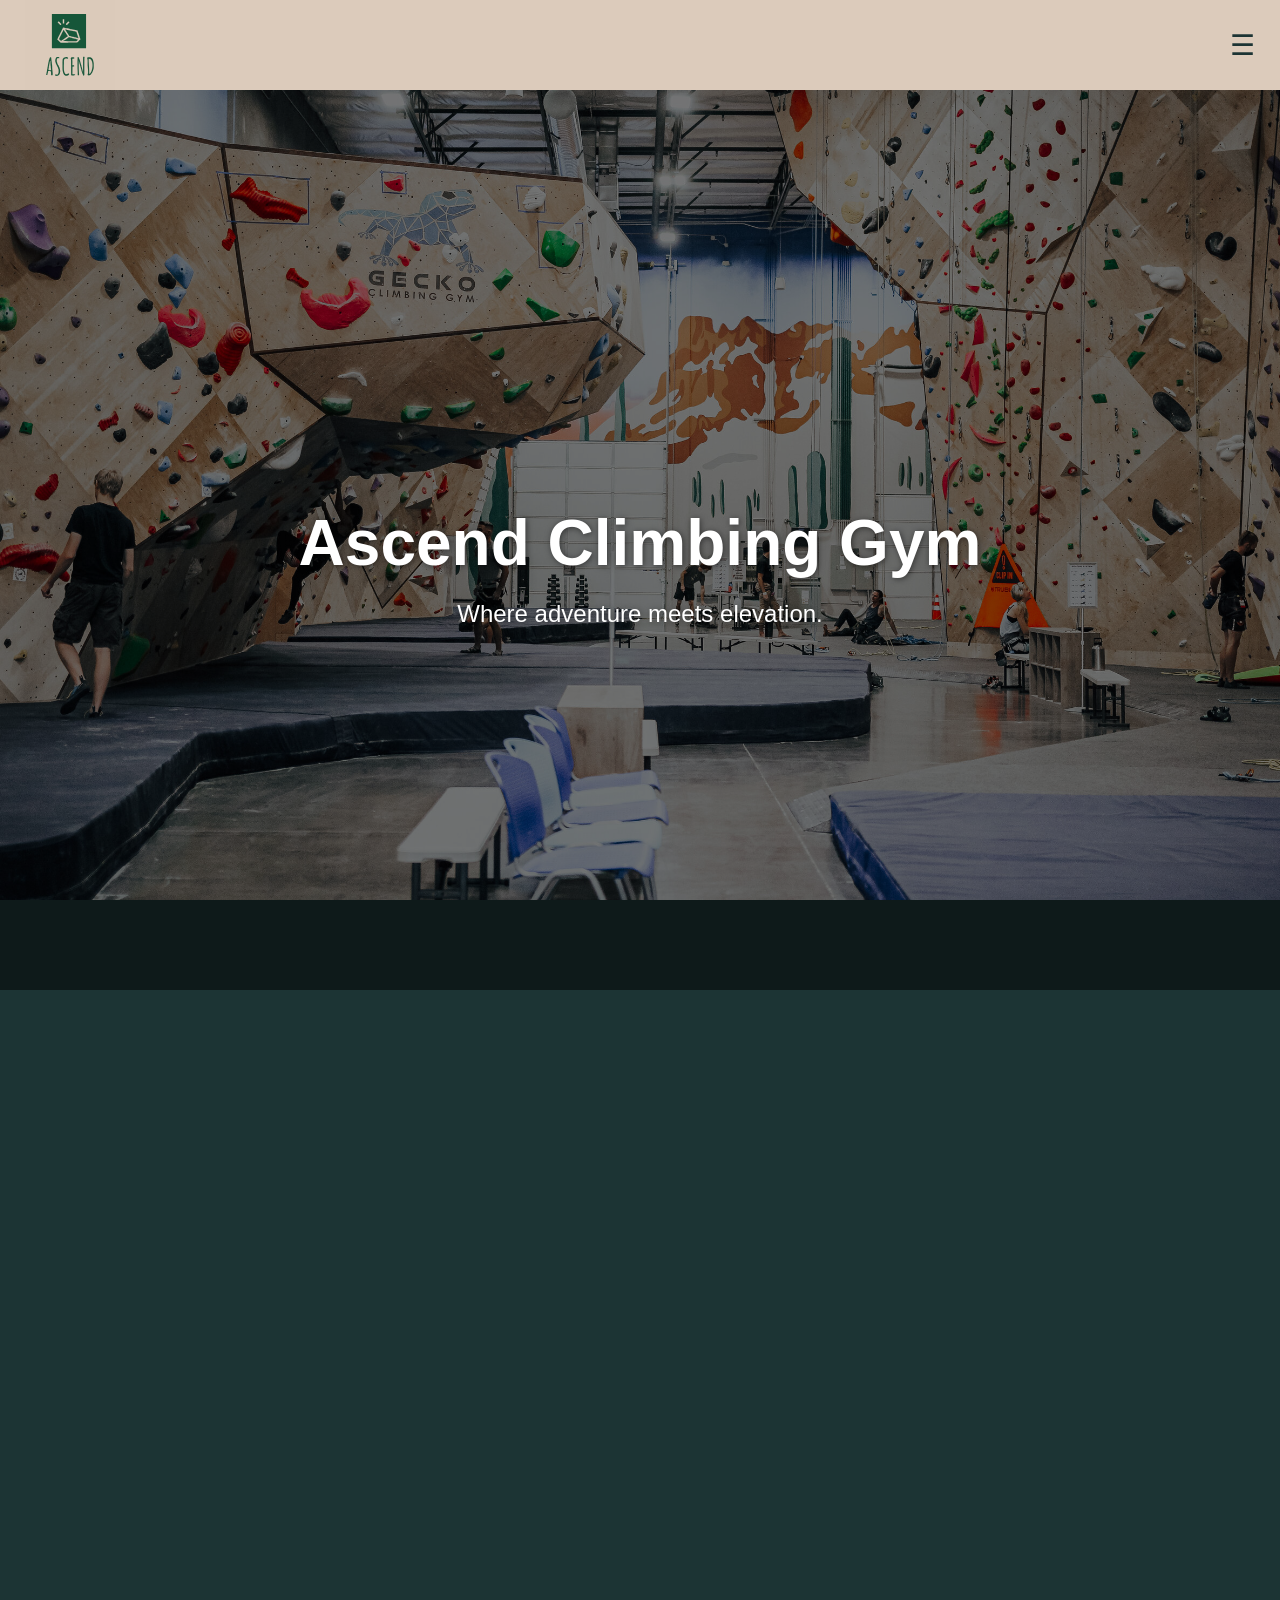
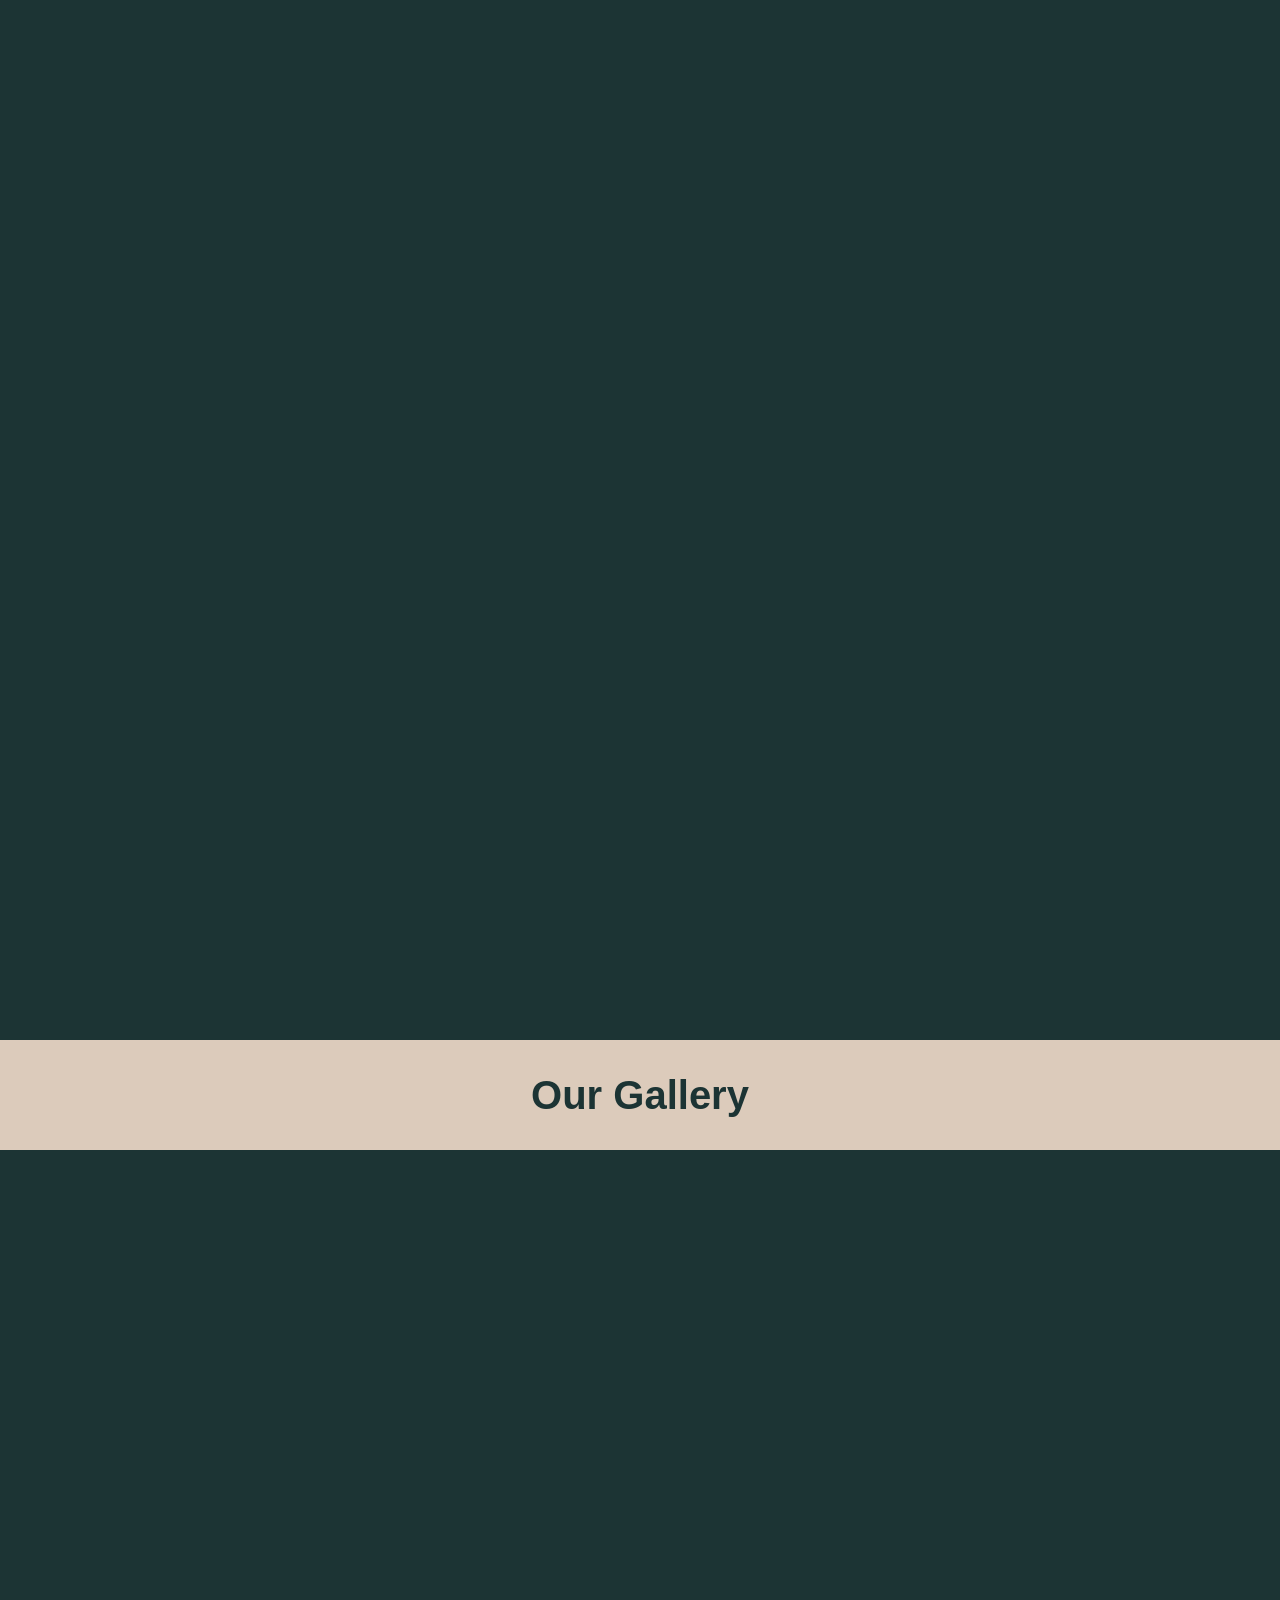
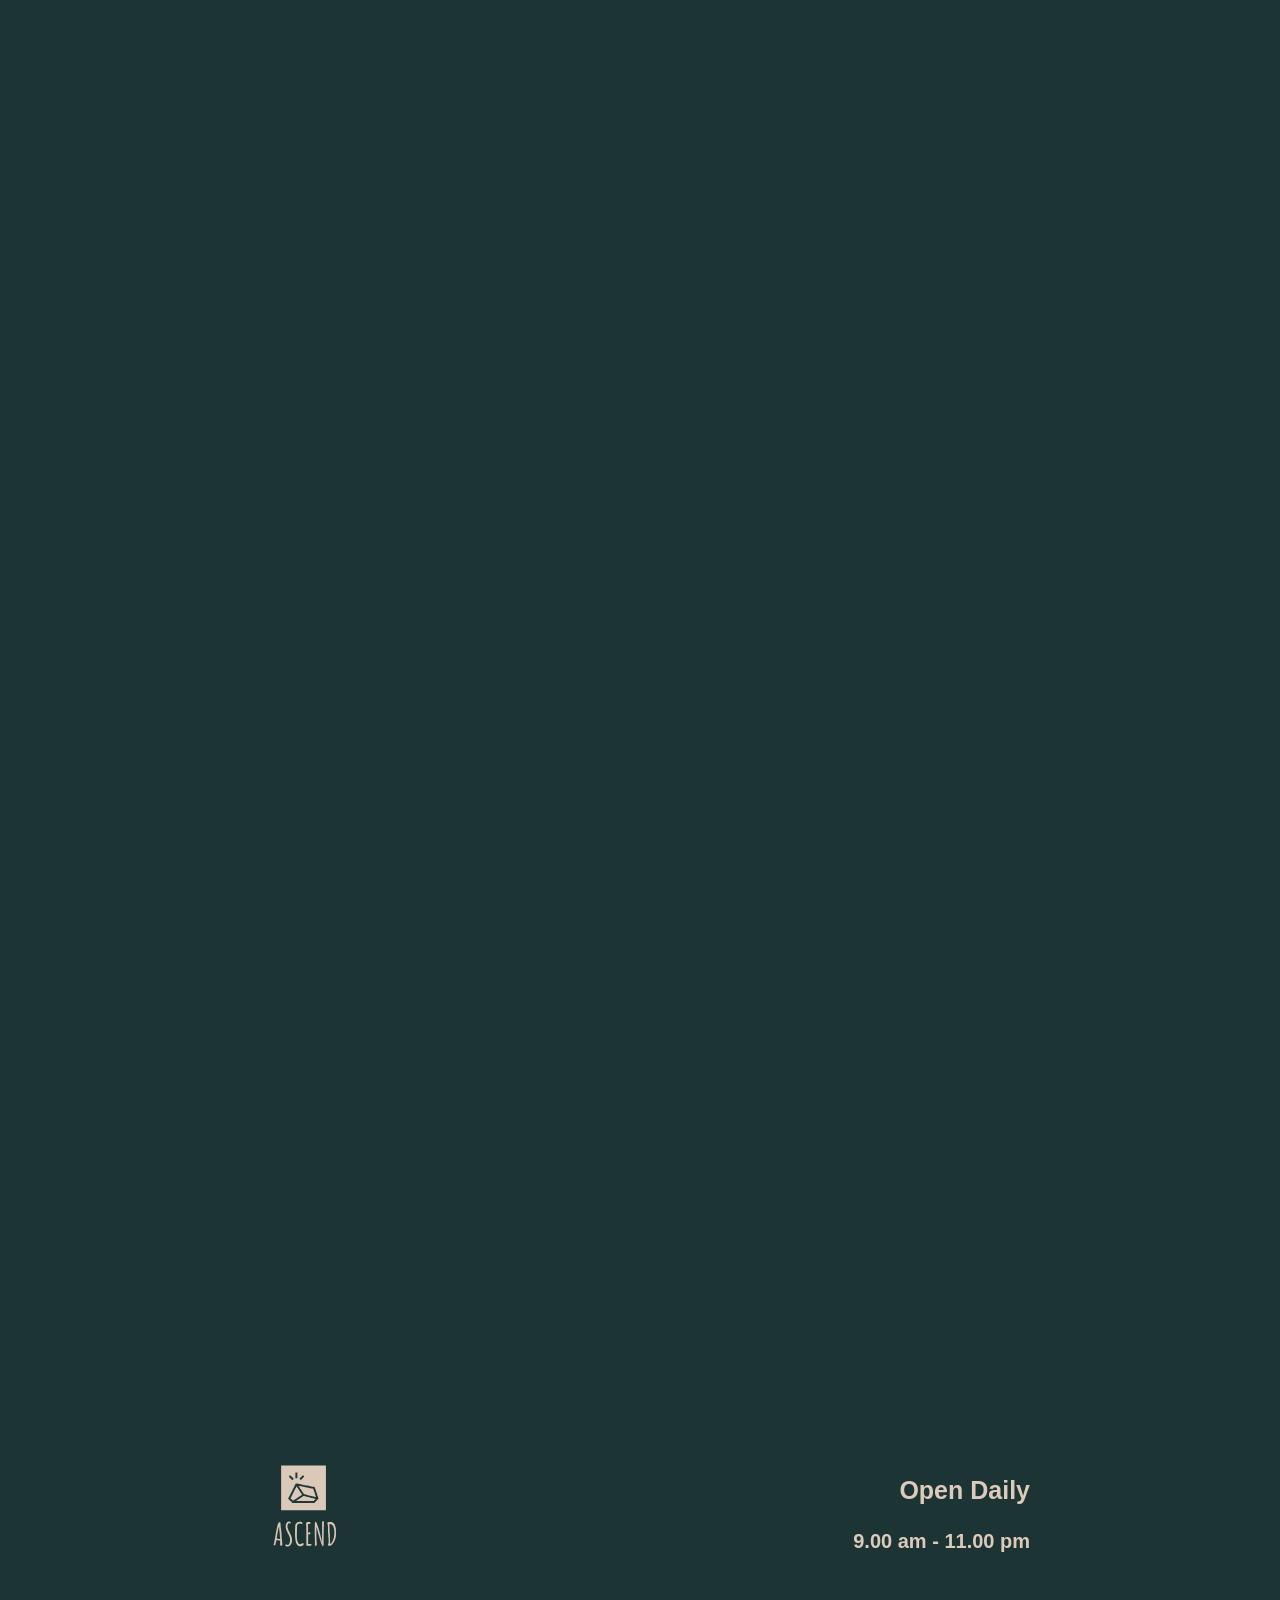
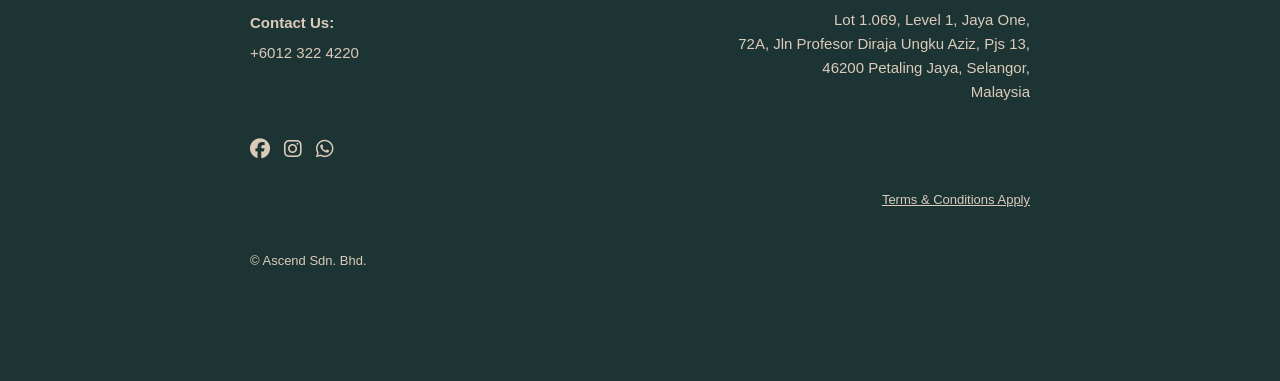
<file: index.html>
<!DOCTYPE html>
<html lang="en">
  <head>
    <meta charset="UTF-8" />
    <meta name="viewport" content="width=device-width, initial-scale=1.0" />
    <title>Ascend - Home</title>
    <link rel="stylesheet" href="css/navbar.css">
    <link rel="stylesheet" href="css/footer.css">
    <link rel="stylesheet" href="css/home.css" />
    <link rel="stylesheet" href="https://cdnjs.cloudflare.com/ajax/libs/font-awesome/6.7.2/css/all.min.css">
    <link rel="icon" type="image/x-icon" href="images/Ascend.svg" />
  </head>

  <body>
    <header class="navbar">
      <!-- Website Header -->
      <nav class="nav-container">
        <a href="index.html" class="nav-logo">
          <img src="images/Ascend.svg" alt="Logo" class="logo-icon" />
        </a>

        <!-- Hamburger Menu Icon (Mobile View) -->
        <div class="hamburger" id="hamburger">&#9776;</div>

        <div class="nav-spacer" id="nav-links">
          <!-- Navigation Links -->
          <ul class="nav-links">
            <li><a href="index.html" class="underline">Home</a></li>
            <li><a href="first-timer.html" class="underline">First Timer?</a></li>
            <li><a href="pricing.html" class="underline">Pricing</a></li>
            <li><a href="classes.html" class="underline">Classes</a></li>
            <li><a href="contact.html" class="underline">Contact us</a></li>
            <li><a href="staff.html" class="underline">Meet Our Staff</a></li>
          </ul>
          <ul class="nav-right">
            <li id="login" class="login-button">Login / Sign Up</li>
          </ul>
        </div>
      </nav>
    </header>

    <main>
      <!-- Hero Section -->
      <section class="hero-image">
        <h1 class="hero-text">Ascend Climbing Gym</h1>
        <h2 class="hero-text">Where adventure meets elevation.</h2>
      </section>

      <div class="bigbox">
        <!-- Introduction Section -->
        <section>
          <!-- Content Box 1 -->
          <div class="box-row scroll-right">
            <div class="image-side">
              <img src="images/home1.jpg" alt="">
            </div>
            <div class="centerbutton" style="background-color: #1c3434">
              <h3>What is bouldering?</h3>
              <div class="fade-text">Bouldering is a fun, rope-free style of climbing done on shorter walls with soft mats below. It's beginner-friendly, social, and a great full-body workout — perfect for anyone looking to climb, challenge themselves, and have fun!</div>
            </div>
          </div>

          <!-- Content Box 2 -->
          <div class="box-row scroll-right">
            <div class="centerbutton" style="background-color: #dccbbb">
              <h3 style="color: #1c3434; ">Is bouldering for me?</h3>
              <div class="fade-text" style="color: #1c3434;">Absolutely! Bouldering is for everyone—no experience needed. Whether you're looking for a fun way to stay active, challenge your mind, or just try something new, our walls are built for all fitness levels. Just show up in comfy clothes—we'll take care of the rest!</div>
            </div>
            <div class="image-side">
              <img src="images/home2.jpg" alt="">
            </div>
          </div>

          <!-- Content Box 3 -->
          <div class="box-row scroll-right">
            <div class="image-side">
              <img src="images/home3.jpg" alt="">
            </div>
            <div class="centerbutton" style="background-color: #1c3434;">
              <h3>About Us</h3>
              <div class="fade-text"><strong>Ascend</strong> Climbing Gym is a modern indoor climbing gym designed for all skill levels from first-timers to seasoned climbers. With a friendly atmosphere, bouldering walls, training areas, and even a cozy café, Ascend is the perfect place to climb, connect, and challenge yourself in a supportive community.</div>
              <br>
              <a href="first-timer.html" class="learn-more-button">Learn More</a>
            </div>
          </div>
        </section>
        
        <!-- Gallery Section -->
        <section>
          <div class="gallery-header fade-in">
            <h1>Our Gallery</h1>
          </div>

          <!-- Gallery 1 -->
          <div class="box-row scroll-right">
            <div class="image-side">
              <img src="images/home4.jpg" alt="">
            </div>
            <div class="image-side">
              <img src="images/home5.jpg" alt="">
            </div>
            <div class="image-side">
              <img src="images/home6.jpg" alt="">
            </div>
          </div>
          
          <!-- Gallery 2 -->
          <div class="box-row scroll-right">
            <div class="image-side">
              <img src="images/home7.jpg" alt="">
            </div>
            <div class="image-side">
              <img src="images/home8.jpg" alt="">
            </div>
          </div>
        <section>
          
        <!-- Google Maps Section -->
        <section class="map-section" id="map-anchor">
          <div class="map-content hover-container">
            <h1><img src="images/map_pin.png" alt="Map Pin" class="pin-icon">Our Location</h1>

            <img src="images/jayaone_logo.jpg" alt="Jaya One Logo" class="map-overlay-image">

            <div class="map-frame-container">
              <iframe src="https://www.google.com/maps/embed?pb=!1m18!1m12!1m3!1d418.7569769794786!2d101.63614075636127
              !3d3.1184508786647056!2m3!1f0!2f0!3f0!3m2!1i1024!2i768!4f13.1!3m3!1m2!1s0x31cc495dc4654dd9%3A0xcdd2ab4a9cd2a236!2s
              Jaya%20One%2C%2046200%20Petaling%20Jaya%2C%20Selangor!5e0!3m2!1sen!2smy!4v1752625892815!5m2!1sen!2smy" 
              height="450" style="border:0;" allowfullscreen="" loading="lazy" referrerpolicy="no-referrer-when-downgrade">
              </iframe>
            </div>
          </div>
        </section>
    </main>
      
    <footer>
      <button id="scrollToTopBtn">↑</button>
      <div class="gridfooter">
        <div id="footer-logo"><img src="images/ascend_inverted.svg" alt="Logo" width="110px"></div>

        <div id="footer-opening-time">
          <p>Open Daily</p>
          <p style="font-size: 20px;">9.00 am - 11.00 pm</p>
        </div>

        <div id="footer-contact">
          <p><strong>Contact Us:</strong><br>+6012 322 4220</p>
        </div>

        <div id="footer-address">
          <p>Lot 1.069, Level 1, Jaya One,<br>
          72A, Jln Profesor Diraja Ungku Aziz, Pjs 13,<br>
          46200 Petaling Jaya, Selangor,<br>
          Malaysia</p>
        </div>
        
        <div id="footer-social">
          <a href = "https://www.facebook.com/batuuclimbinggym/"><i class="fab fa-facebook social-icon-footer"></i></a>
          <a href = "https://www.instagram.com/batuuclimbing/?hl=en"><i class="fab fa-instagram social-icon-footer"></i></a>
          <a href = "https://www.whatsapp.com/"><i class="fab fa-whatsapp social-icon-footer"></i></a>
        </div> 

        <div id="footer-terms"><p>Terms & Conditions Apply</p></div>

        <div id="footer-copyright"><p>&copy Ascend Sdn. Bhd. </p></div>
      </div>
    </footer>

    <script src="js/script.js"></script>

    <!-- Script for page animation -->
    <script src="js/script_home.js"></script>
  </body>

</html>
</file>
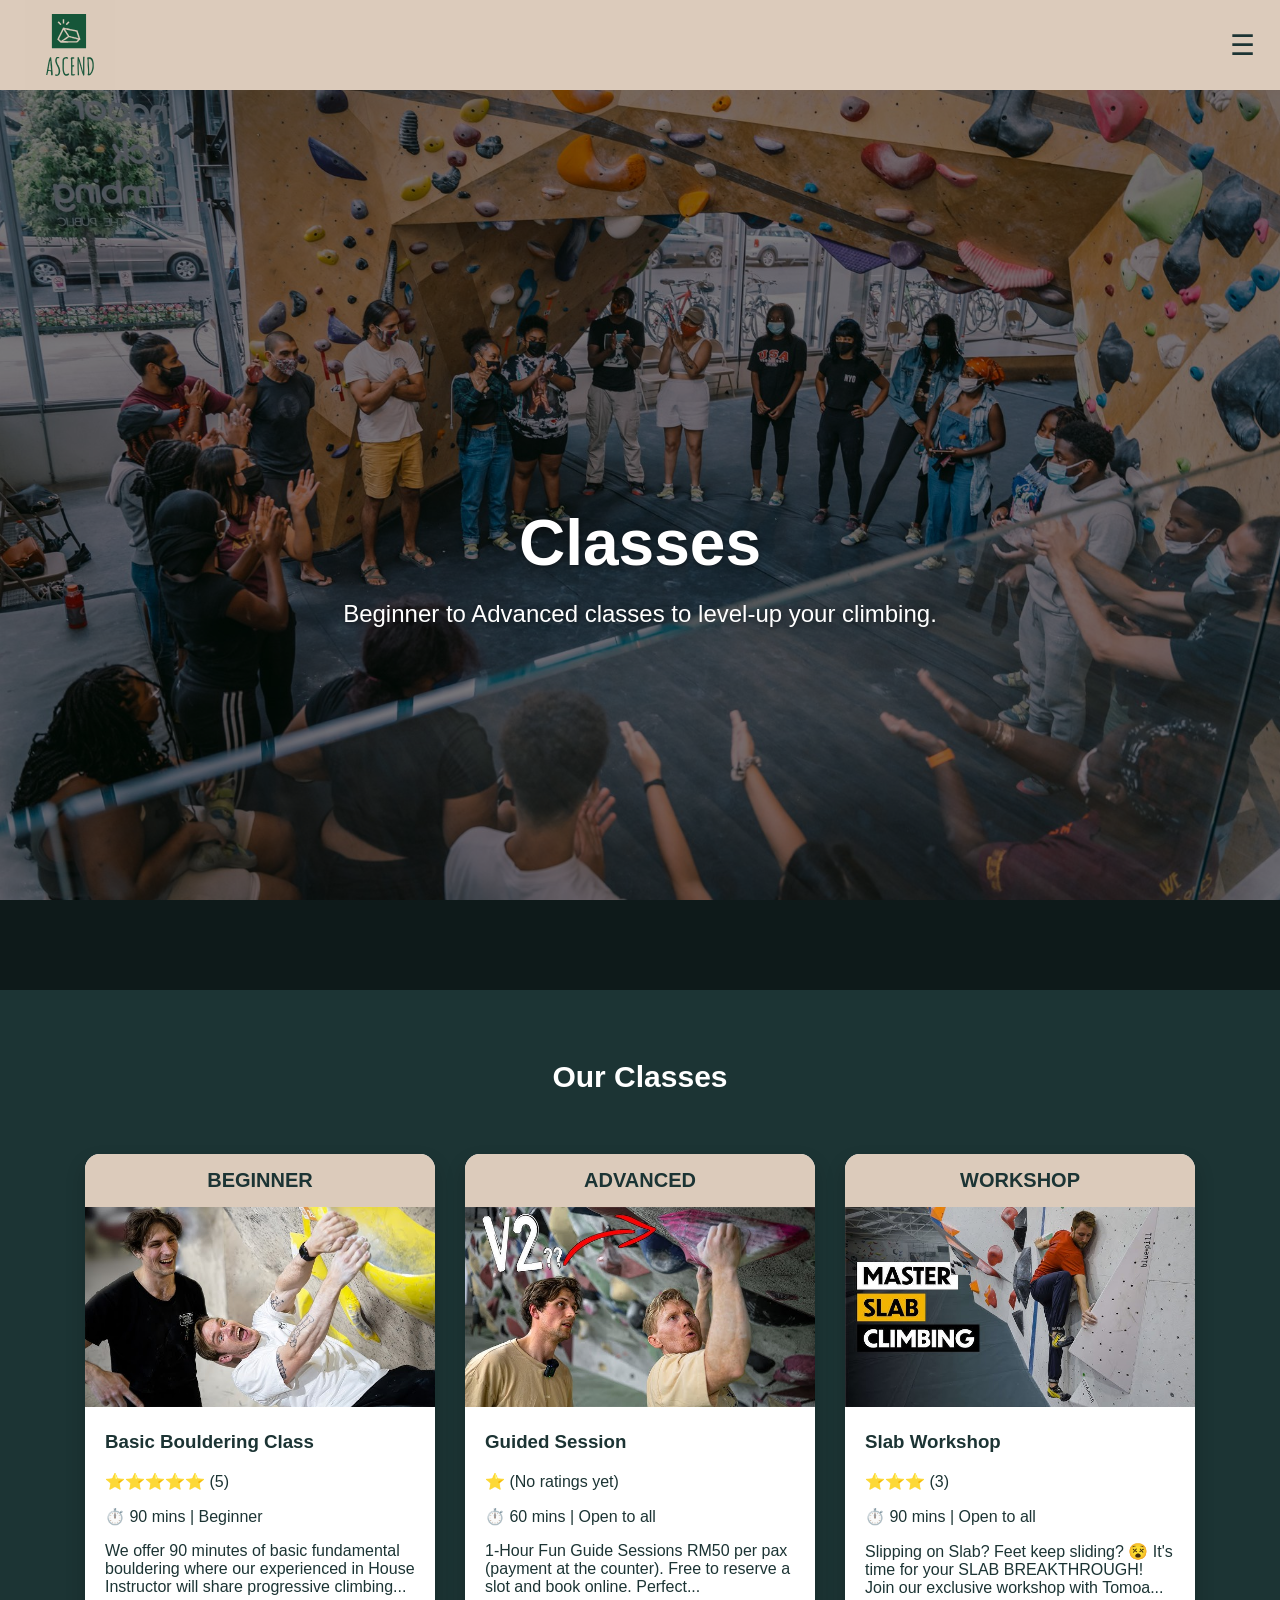
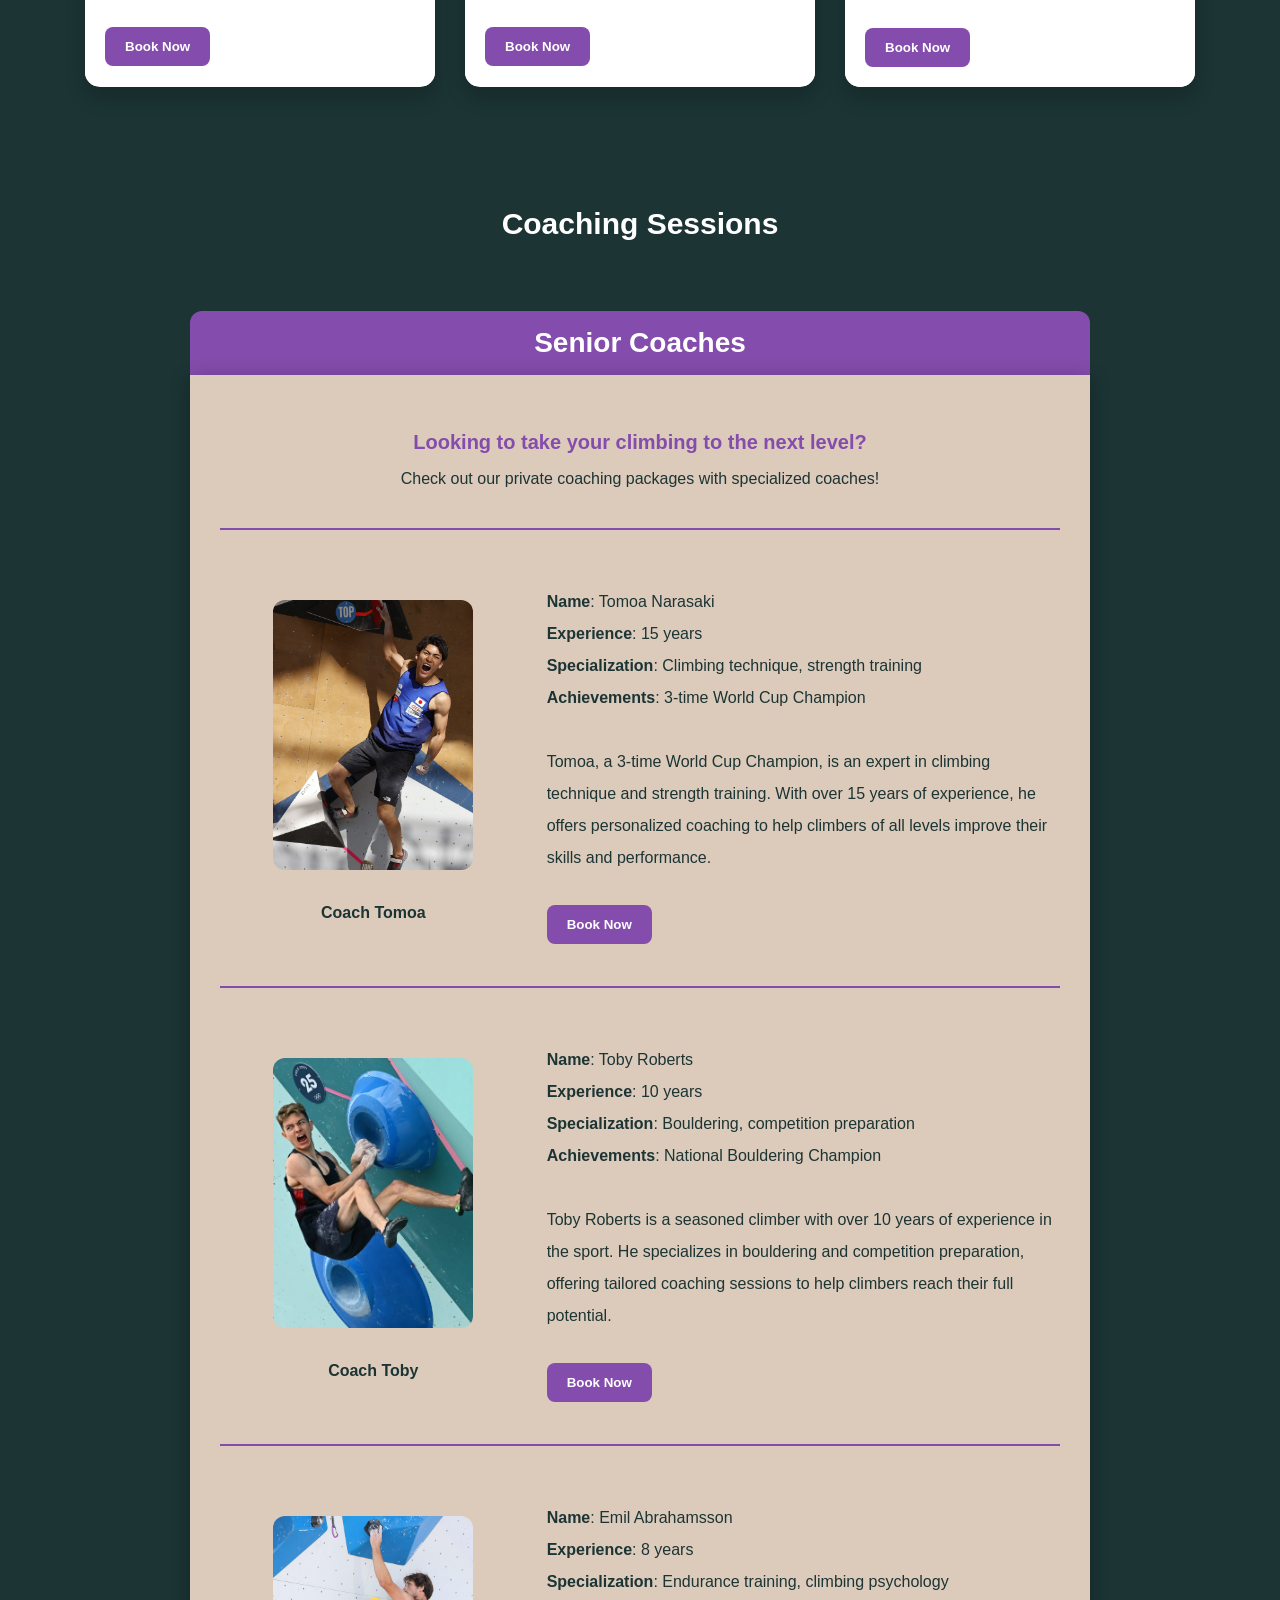
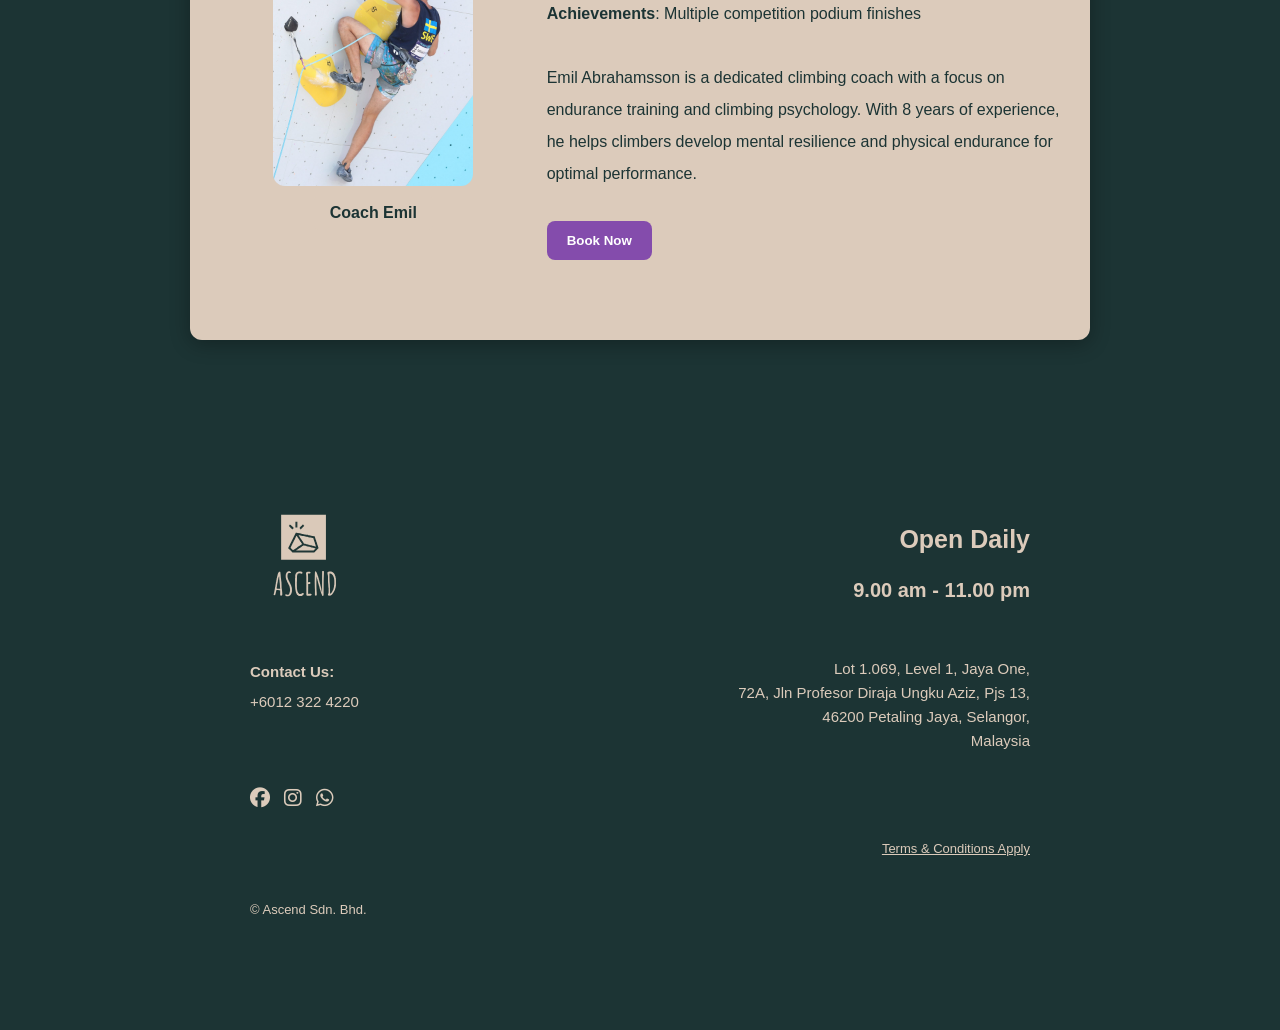
<file: classes.html>
<!DOCTYPE html>
<html lang="en">
  <head>
    <meta charset="UTF-8">
    <meta name="viewport" content="width=device-width, initial-scale=1.0">
    <title>Ascend - Classes</title>
    <link rel="stylesheet" href="css/classes.css">
    <link rel="stylesheet" href="css/navbar.css">
    <link rel="stylesheet" href="css/footer.css">
    <link rel="stylesheet" href="https://cdnjs.cloudflare.com/ajax/libs/font-awesome/6.7.2/css/all.min.css">
    <link rel="icon" type="image/x-icon" href="images/Ascend.svg" />
  </head>

  <body>
    <header class="navbar">
      <!-- Website Header -->
      <nav class="nav-container">
        <a href="index.html" class="nav-logo">
          <img src="images/Ascend.svg" alt="Logo" class="logo-icon" />
        </a>

        <!-- Hamburger Menu Icon (Mobile View) -->
        <div class="hamburger" id="hamburger">&#9776;</div>

        <div class="nav-spacer" id="nav-links">
          <!-- Navigation Links -->
          <ul class="nav-links">
            <li><a href="index.html" class="underline">Home</a></li>
            <li><a href="first-timer.html" class="underline">First Timer?</a></li>
            <li><a href="pricing.html" class="underline">Pricing</a></li>
            <li><a href="classes.html" class="underline">Classes</a></li>
            <li><a href="contact.html" class="underline">Contact us</a></li>
            <li><a href="staff.html" class="underline">Meet Our Staff</a></li>
          </ul>
          <ul class="nav-right">
            <li id="login" class="login-button">Login / Sign Up</li>
          </ul>
        </div>
      </nav>
    </header>

    <main>
      <!-- Hero Section -->
      <section class="hero-image">
        <h1 class="hero-text">Classes</h1>
        <h2 class="hero-text">Beginner to Advanced classes to level-up your climbing.</h2>
      </section>

      <!-- Classes Section -->
      <section>
        <h1 class="section-title">Our Classes</h1>
        <div class="container">
          <!-- Class Card 1 -->
          <div class="card">
            <h2 class="card-header">BEGINNER</h2>
            <img class="card-image" src="images/class1.jpg" alt="">
            <div class="card-body">
              <h3>Basic Bouldering Class</h3>
              <p>⭐⭐⭐⭐⭐ (5)</p>
              <p>⏱️ 90 mins | Beginner</p>
              <p>We offer 90 minutes of basic fundamental bouldering where our experienced in House Instructor will share progressive climbing...</p>
              <button class="card-button" onclick="alert('Booking Full')">Book Now</button>
            </div>
          </div>

          <!-- Class Card 2 -->
          <div class="card">
            <h2 class="card-header">ADVANCED</h2>
            <img class="card-image" src="images/class2.jpg" alt="">
            <div class="card-body">
              <h3>Guided Session</h3>
              <p>⭐ (No ratings yet)</p>
              <p>⏱️ 60 mins | Open to all</p>
              <p>1-Hour Fun Guide Sessions RM50 per pax (payment at the counter). Free to reserve a slot and book online. Perfect...</p>
              <button class="card-button" onclick="alert('Booking Full')">Book Now</button>
            </div>
          </div>

          <!-- Class Card 3 -->
          <div class="card">
            <h2 class="card-header">WORKSHOP</h2>
            <img class="card-image" src="images/class3.jpg" alt="">
            <div class="card-body">
              <h3>Slab Workshop</h3>
              <p>⭐⭐⭐ (3)</p>
              <p>⏱️ 90 mins | Open to all</p>
              <p>Slipping on Slab? Feet keep sliding? 😵‍ It's time for your SLAB BREAKTHROUGH! Join our exclusive workshop with Tomoa...</p>
              <button class="card-button" onclick="alert('Booking Full')">Book Now</button>
            </div>
          </div>
        </div>
      </section>

      <!-- Coach Section -->
      <section>
        <h1 class="section-title">Coaching Sessions</h1>
        <div class="coach-wrapper">
          <div class="coach-box-container">
            <h2 class="coach-heading">Senior Coaches</h2>
            <div class="coach-box">
              <div class="intro">
                <h2>Looking to take your climbing to the next level?</h2>
                <p>Check out our private coaching packages with specialized coaches!</p>
              </div>

              <hr class="divider" />

              <!-- Coach Card 1 -->
              <div class="coach-card">
                <div class="coach-image">
                  <img src="images/tomoa.jpg" alt="Coach Tomoa" />
                  <p class="coach-name">Coach Tomoa</p>
                </div>
                <div class="coach-info">
                  <p>
                    <strong>Name</strong>: Tomoa Narasaki<br>
                    <strong>Experience</strong>: 15 years<br>
                    <strong>Specialization</strong>: Climbing technique, strength training<br>
                    <strong>Achievements</strong>: 3-time World Cup Champion<br>
                    <br>Tomoa, a 3-time World Cup Champion, is an expert in climbing technique and strength training. With over 15 years of experience, he offers personalized coaching to help climbers of all levels improve their skills and performance.
                  </p>
                  <button class="coach-button" onclick="alert('Booking Full')">Book Now</button>
                </div>
              </div>

              <hr class="divider" />

              <!-- Coach Card 2 -->
              <div class="coach-card">
                <div class="coach-image">
                  <img src="images/toby.jpg" alt="Coach Toby" />
                  <p class="coach-name">Coach Toby</p>
                </div>
                <div class="coach-info">
                  <p>
                    <strong>Name</strong>: Toby Roberts<br>
                    <strong>Experience</strong>: 10 years<br>
                    <strong>Specialization</strong>: Bouldering, competition preparation<br>
                    <strong>Achievements</strong>: National Bouldering Champion<br>
                    <br>Toby Roberts is a seasoned climber with over 10 years of experience in the sport. He specializes in bouldering and competition preparation, offering tailored coaching sessions to help climbers reach their full potential.
                  </p>
                  <button class="coach-button" onclick="alert('Booking Full')">Book Now</button>
                </div>
              </div>

              <hr class="divider" />
      
              <!-- Coach Card 3 -->
              <div class="coach-card">
                <div class="coach-image">
                  <img src="images/emil.jpg" alt="Coach Emil" />
                  <div class="coach-name">Coach Emil</div> 
                </div>
                <div class="coach-info">
                  <p>
                    <strong>Name</strong>: Emil Abrahamsson<br>
                    <strong>Experience</strong>: 8 years<br>
                    <strong>Specialization</strong>: Endurance training, climbing psychology<br>
                    <strong>Achievements</strong>: Multiple competition podium finishes<br>
                    <br>Emil Abrahamsson is a dedicated climbing coach with a focus on endurance training and climbing psychology. With 8 years of experience, he helps climbers develop mental resilience and physical endurance for optimal performance.
                  </p>
                  <button class="coach-button" onclick="alert('Booking Full')">Book Now</button>
                </div>
              </div>
            </div>
          </div>
        </div>
      </section>
    </main>

    <footer>
      <button id="scrollToTopBtn">↑</button>
      <div class="gridfooter">
        <div id="footer-logo"><img src="images/ascend_inverted.svg" alt="logo" width="110px"></div>

        <div id="footer-opening-time">
          <p>Open Daily</p>
          <p style="font-size: 20px;">9.00 am - 11.00 pm</p>
        </div>

        <div id="footer-contact">
          <p><strong>Contact Us:</strong><br>+6012 322 4220</p>
        </div>

        <div id="footer-address">
          <p>Lot 1.069, Level 1, Jaya One,<br>
          72A, Jln Profesor Diraja Ungku Aziz, Pjs 13,<br>
          46200 Petaling Jaya, Selangor,<br>
          Malaysia</p>
        </div>
        
        <div id="footer-social">
          <a href = "https://www.facebook.com/batuuclimbinggym/"><i class="fab fa-facebook social-icon-footer"></i></a>
          <a href = "https://www.instagram.com/batuuclimbing/?hl=en"><i class="fab fa-instagram social-icon-footer"></i></a>
          <a href = "https://www.whatsapp.com/"><i class="fab fa-whatsapp social-icon-footer"></i></a>
        </div> 

        <div id="footer-terms"><p>Terms & Conditions Apply</p></div>

        <div id="footer-copyright"><p>&copy Ascend Sdn. Bhd. </p></div>
      </div>
    </footer>

    <script src="js/script.js"></script>
  </body>
</html>
</file>
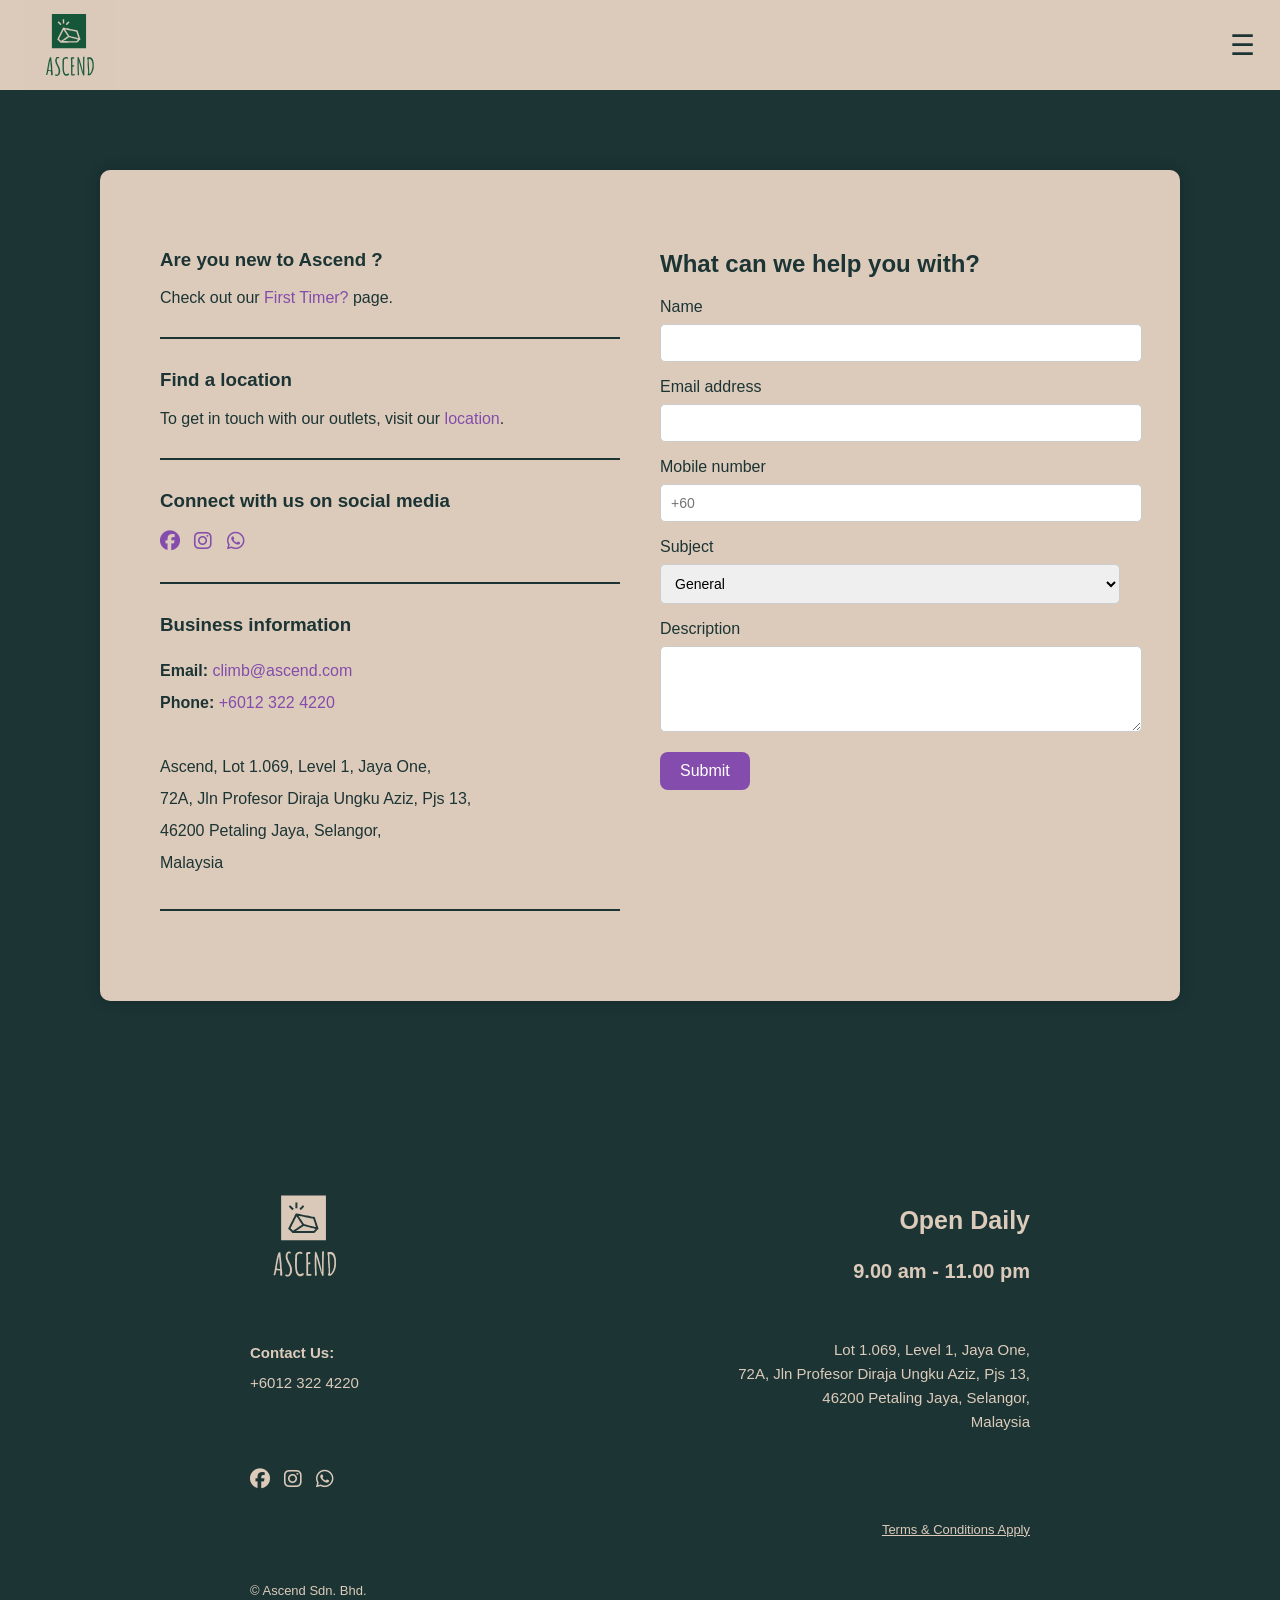
<file: contact.html>
<!DOCTYPE html>
<html lang="en">
  <head>
    <meta charset="UTF-8" />
    <meta name="viewport" content="width=device-width, initial-scale=1.0" />
    <title>Ascend - Contact Us</title>
    <link rel="stylesheet" href="css/navbar.css">
    <link rel="stylesheet" href="css/footer.css">
    <link rel="stylesheet" href="css/contact.css" />
    <link rel="stylesheet" href="https://cdnjs.cloudflare.com/ajax/libs/font-awesome/6.7.2/css/all.min.css">
    <link rel="icon" type="image/x-icon" href="images/Ascend.svg" />
  </head>

  <body>
    <header class="navbar">
      <!-- Website Header -->
      <nav class="nav-container">
        <a href="index.html" class="nav-logo">
          <img src="images/Ascend.svg" alt="Logo" class="logo-icon" />
        </a>

        <!-- Hamburger Menu Icon (Mobile View) -->
        <div class="hamburger" id="hamburger">&#9776;</div>

        <div class="nav-spacer" id="nav-links">
          <!-- Navigation Links -->
          <ul class="nav-links">
            <li><a href="index.html" class="underline">Home</a></li>
            <li><a href="first-timer.html" class="underline">First Timer?</a></li>
            <li><a href="pricing.html" class="underline">Pricing</a></li>
            <li><a href="classes.html" class="underline">Classes</a></li>
            <li><a href="contact.html" class="underline">Contact us</a></li>
            <li><a href="staff.html" class="underline">Meet Our Staff</a></li>
          </ul>
          <ul class="nav-right">
            <li id="login" class="login-button">Login / Sign Up</li>
          </ul>
        </div>
      </nav>
    </header>

    <main>
      <div class="container">
        <!-- Contact Details Section -->
        <div class="left">
          <!-- First Timer -->
          <section>
            <h3>Are you new to <strong>Ascend </strong>?</h3>
            <p>Check out our <a href="first-timer.html">First Timer?</a> page.</p>
          </section>

          <hr class="divider" />

          <!-- Location -->
          <section>
            <h3>Find a location</h3>
            <p>To get in touch with our outlets, visit our <a href="index.html#map-anchor">location</a>.</p>
          </section>

          <hr class="divider" />

          <!-- Social Media -->
          <section>
            <h3>Connect with us on social media</h3>
            <p>
              <a href = "https://www.facebook.com/batuuclimbinggym/"><i class="fab fa-facebook social-icon"></i></a>
              <a href = "https://www.instagram.com/batuuclimbing/?hl=en"><i class="fab fa-instagram social-icon"></i></a>
              <a href = "https://www.whatsapp.com/"><i class="fab fa-whatsapp social-icon"></i></a>
            </p>
          </section>

          <hr class="divider" />
          
          <!-- Business Information -->
          <section>
            <h3>Business information</h3>
            <p style = "line-height: 2;">
              <strong>Email:</strong> <a href="mailto:climb@ascend.com">climb@ascend.com</a><br />
              <strong>Phone:</strong> <a href="tel:+6012 322 4220">+6012 322 4220</a><br />
              <br>Ascend, Lot 1.069, Level 1, Jaya One,<br>
                72A, Jln Profesor Diraja Ungku Aziz, Pjs 13,<br>
                46200 Petaling Jaya, Selangor,<br>
                Malaysia
            </p>
          </section>

          <hr class="divider" />
        </div>

        <!-- Contact Form -->
        <div class="right">
          <h2>What can we help you with?</h2>
          <form id="contactForm">
            <label for="name">Name</label>
            <input id="name" type="text" name="name" />

            <label for="email">Email address</label>
            <input id="email" type="email" name="email" />

            <label for="mobile">Mobile number</label>
            <input id="mobile" type="tel" name="mobile" placeholder="+60" />

            <label for="subject">Subject</label>
            <select id="subject" name="subject">
              <option value="general">General</option>
              <option value="membership">Membership</option>
              <option value="feedback">Feedback</option>
              <option value="other">Other</option>
            </select>

            <label for="description">Description</label>
            <textarea id="description" rows="4" name="description"></textarea>

            <button type="submit" class="submit-btn">Submit</button>
          </form>
        </div>
      </div>
    </main>

    <footer>
      <button id="scrollToTopBtn">↑</button>
      <div class="gridfooter">
        <div id="footer-logo"><img src="images/ascend_inverted.svg" alt="logo" width="110px"></div>

        <div id="footer-opening-time">
          <p>Open Daily</p>
          <p style="font-size: 20px;">9.00 am - 11.00 pm</p>
        </div>

        <div id="footer-contact">
          <p><strong>Contact Us:</strong><br>+6012 322 4220</p>
        </div>

        <div id="footer-address">
          <p>Lot 1.069, Level 1, Jaya One,<br>
          72A, Jln Profesor Diraja Ungku Aziz, Pjs 13,<br>
          46200 Petaling Jaya, Selangor,<br>
          Malaysia</p>
        </div>
        
        <div id="footer-social">
          <a href = "https://www.facebook.com/batuuclimbinggym/"><i class="fab fa-facebook social-icon-footer"></i></a>
          <a href = "https://www.instagram.com/batuuclimbing/?hl=en"><i class="fab fa-instagram social-icon-footer"></i></a>
          <a href = "https://www.whatsapp.com/"><i class="fab fa-whatsapp social-icon-footer"></i></a>
        </div> 

        <div id="footer-terms"><p>Terms & Conditions Apply</p></div>

        <div id="footer-copyright"><p>&copy Ascend Sdn. Bhd. </p></div>
      </div>
    </footer>

    <script src="js/script.js"></script>
  </body>
</html>
</file>
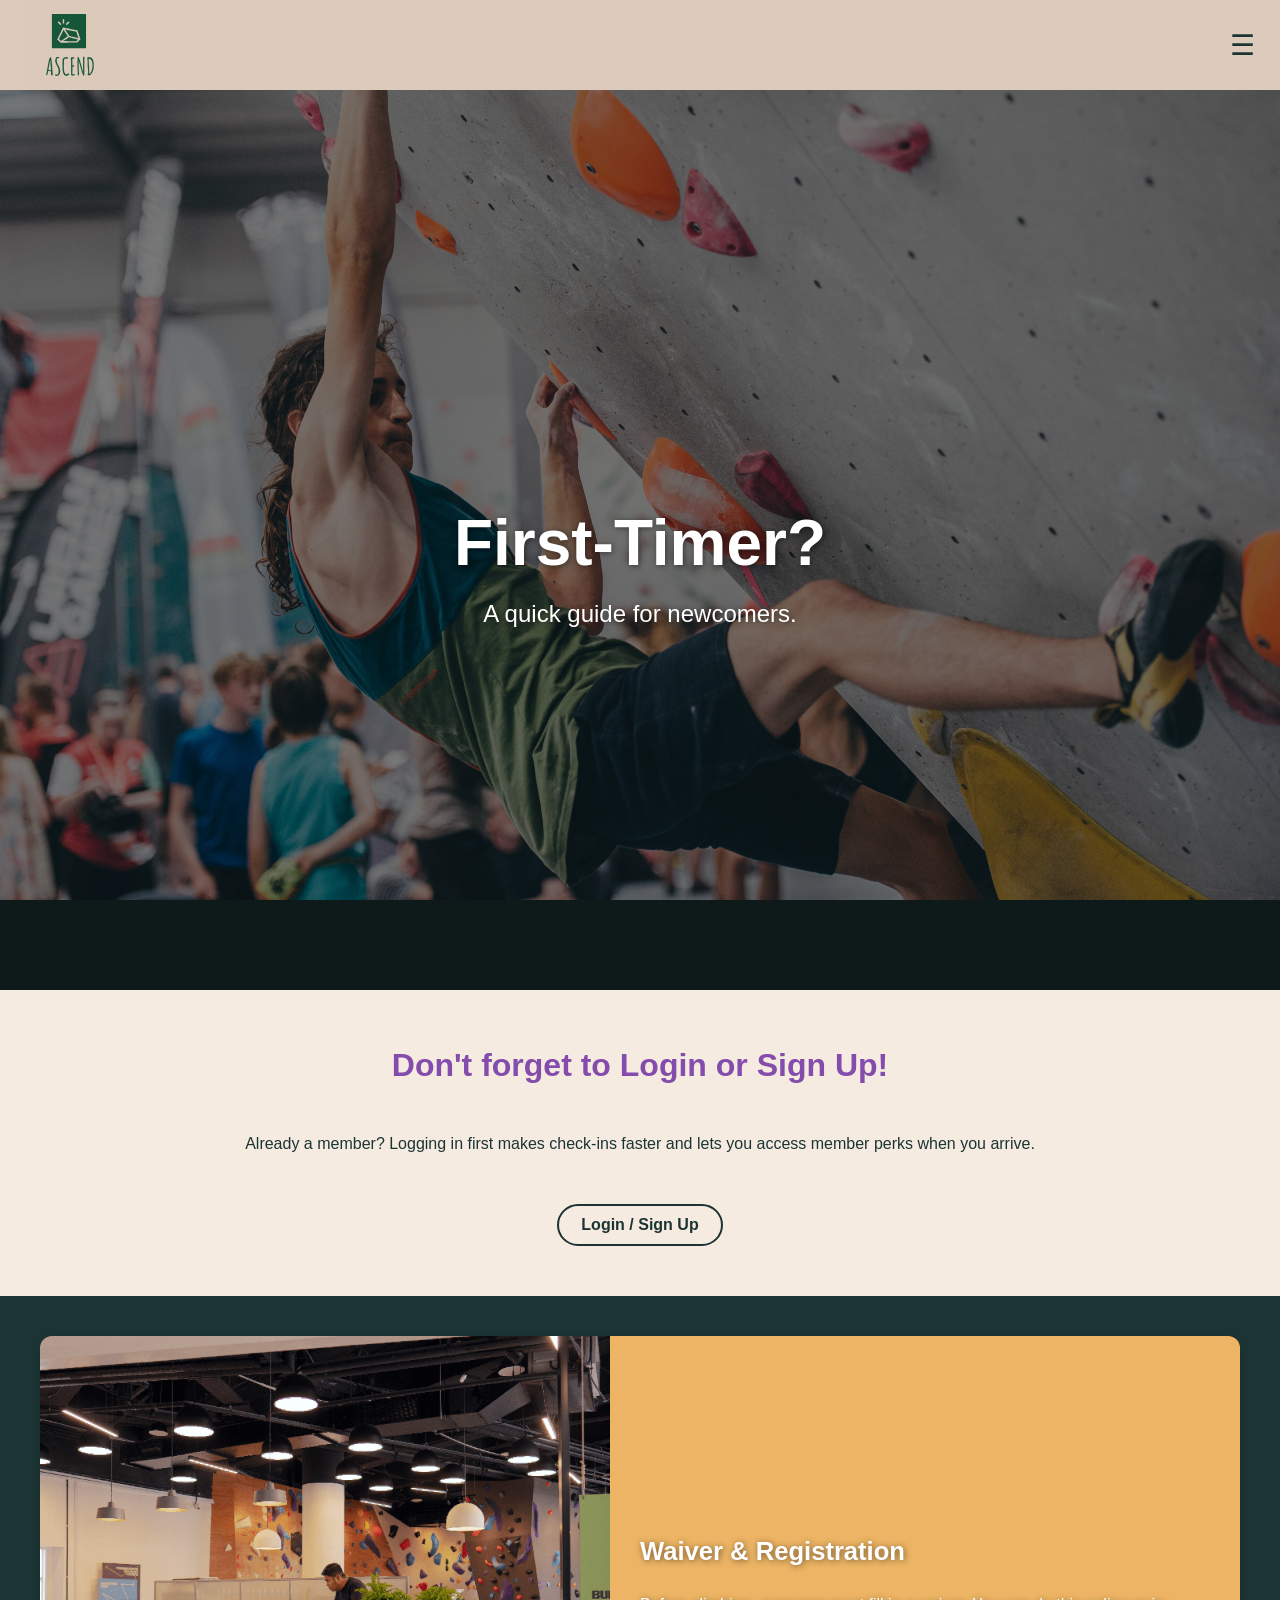
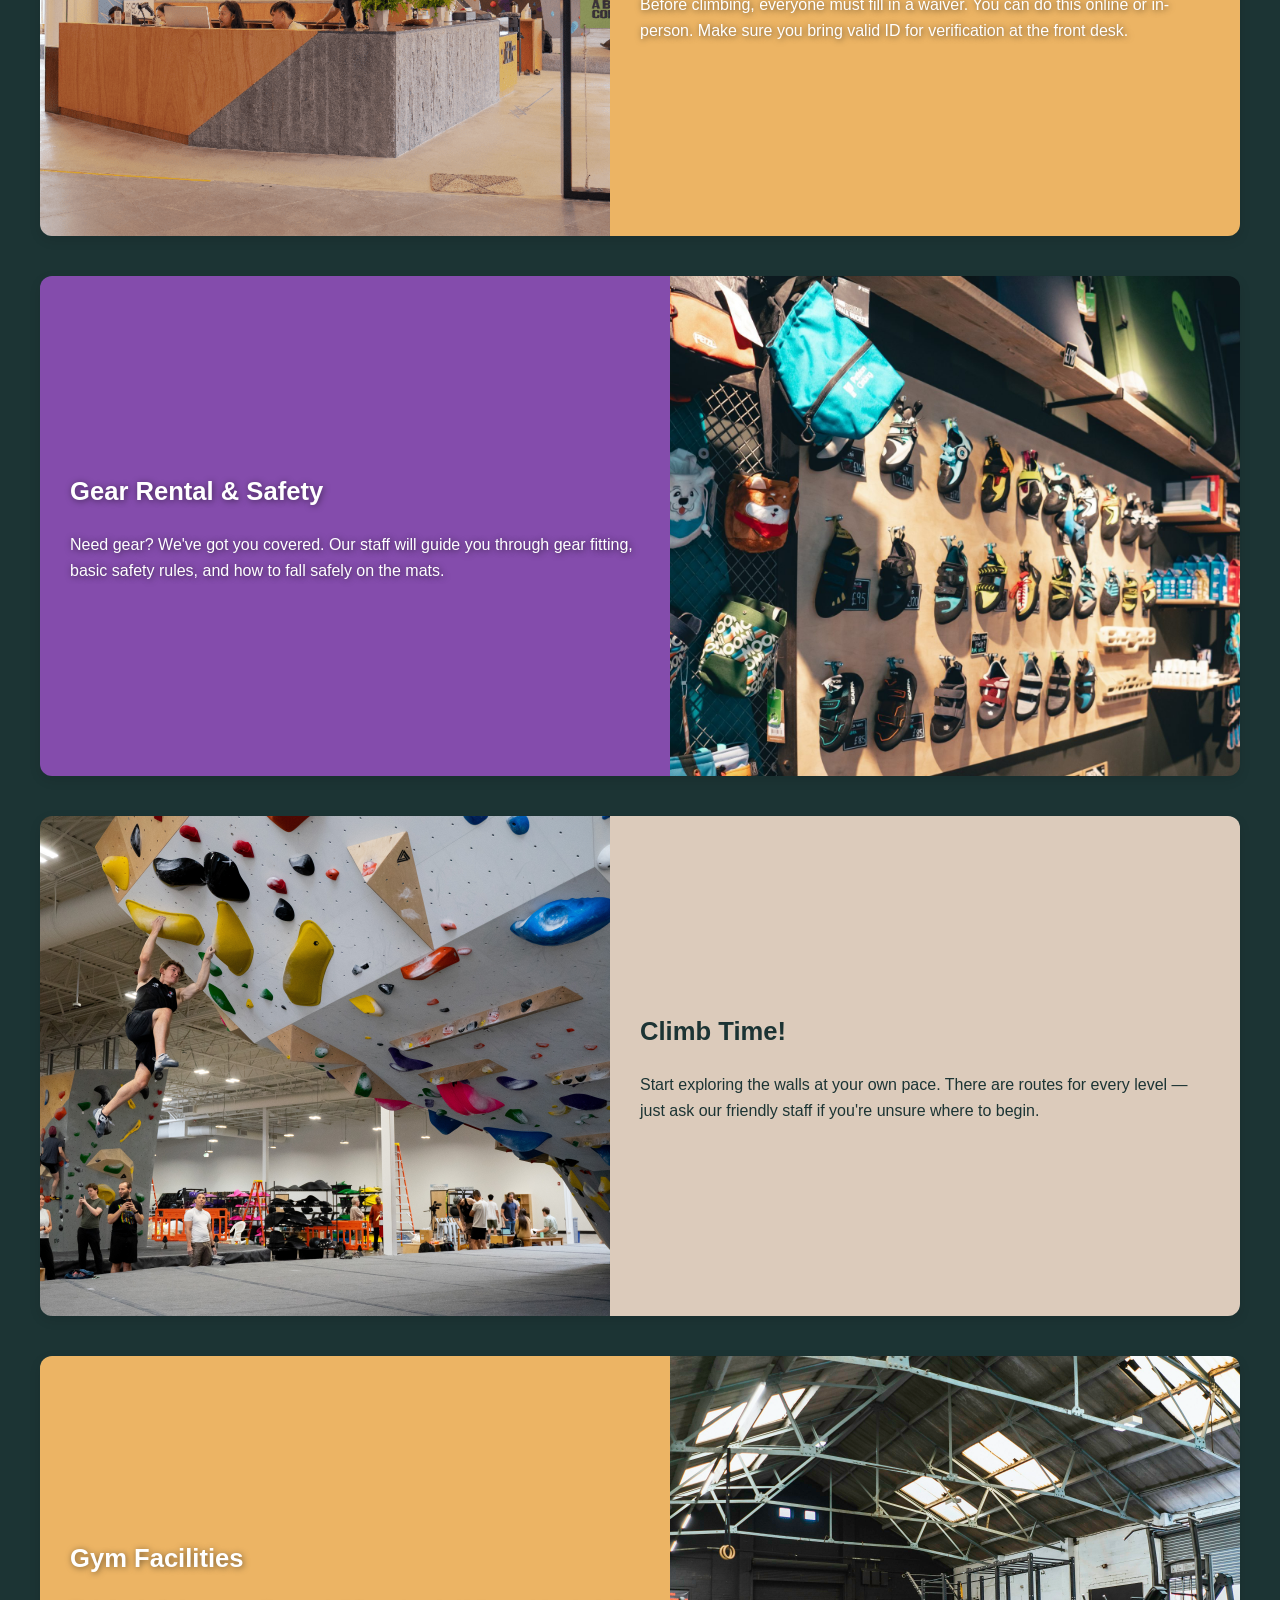
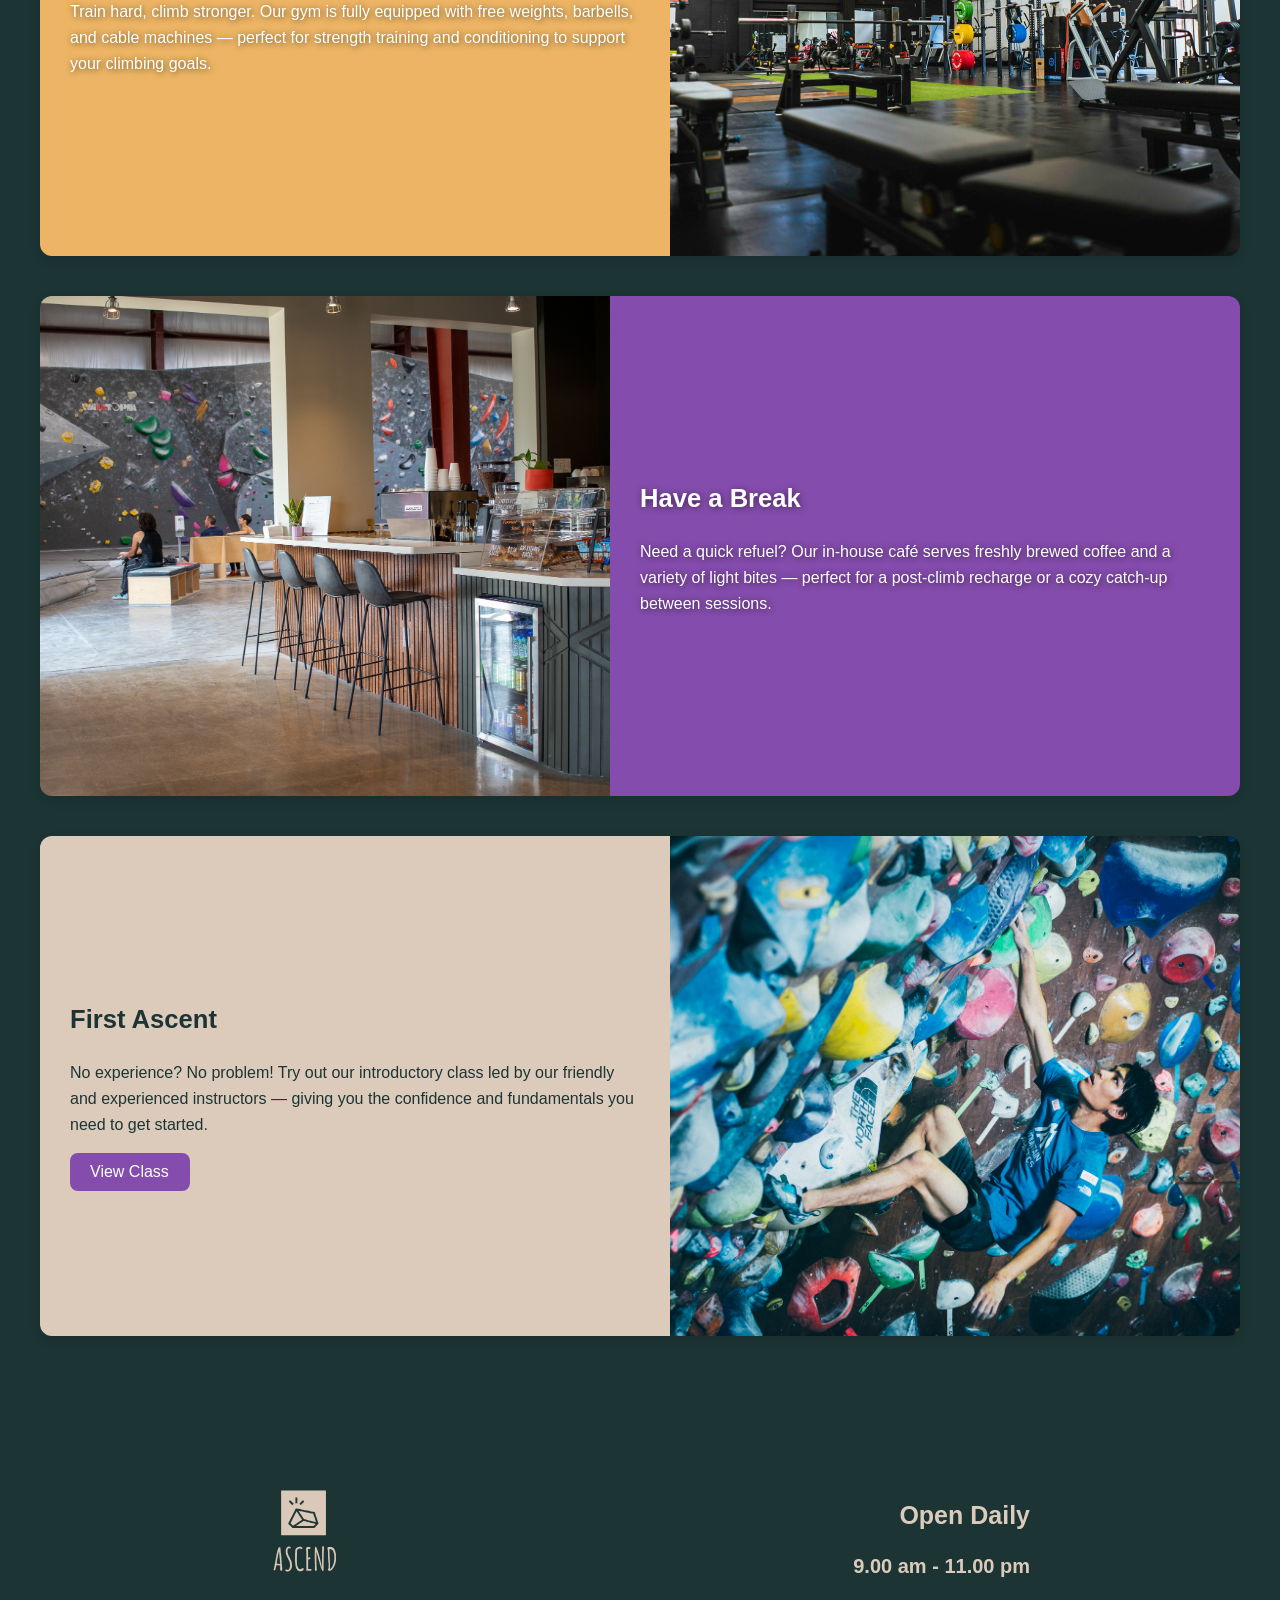
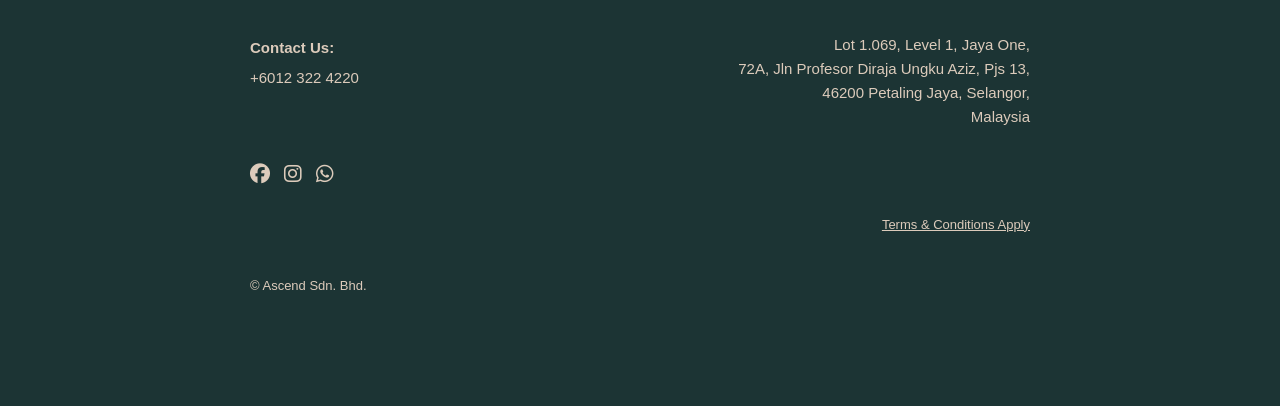
<file: first-timer.html>
<!DOCTYPE html>
<html lang="en">
  <head>
    <meta charset="UTF-8" />
    <meta name="viewport" content="width=device-width, initial-scale=1.0" />
    <title>Ascend - First-Timer?</title>
    <link rel="stylesheet" href="css/navbar.css">
    <link rel="stylesheet" href="css/footer.css">
    <link rel="stylesheet" href="css/first_timer.css" />
    <link rel="stylesheet" href="https://cdnjs.cloudflare.com/ajax/libs/font-awesome/6.7.2/css/all.min.css">
    <link rel="icon" type="image/x-icon" href="images/Ascend.svg" />
  </head>

  <body>
    <header class="navbar">
      <!-- Website Header -->
      <nav class="nav-container">
        <a href="index.html" class="nav-logo">
          <img src="images/Ascend.svg" alt="Logo" class="logo-icon" />
        </a>

        <!-- Hamburger Menu Icon (Mobile View) -->
        <div class="hamburger" id="hamburger">&#9776;</div>

        <div class="nav-spacer" id="nav-links">
          <!-- Navigation Links -->
          <ul class="nav-links">
            <li><a href="index.html" class="underline">Home</a></li>
            <li><a href="first-timer.html" class="underline">First Timer?</a></li>
            <li><a href="pricing.html" class="underline">Pricing</a></li>
            <li><a href="classes.html" class="underline">Classes</a></li>
            <li><a href="contact.html" class="underline">Contact us</a></li>
            <li><a href="staff.html" class="underline">Meet Our Staff</a></li>
          </ul>
          <ul class="nav-right">
            <li id="login" class="login-button">Login / Sign Up</li>
          </ul>
        </div>
      </nav>
    </header>

    <main>
      <!-- Hero Section -->
      <section class="hero-image">
        <h1 class="hero-text">First-Timer?</h1>
        <h2 class="hero-text">A quick guide for newcomers.</h2>
      </section>

      <!-- Login Prompt -->
      <section id="login-reminder" class="login-reminder">
        <h2>Don't forget to Login or Sign Up!</h2>
        <p>Already a member? Logging in first makes check-ins faster and lets you access member perks when you arrive.</p>
        <p id="first-timer-login" class="login-button">Login / Sign Up</p>
      </section>

      <!-- Content Box 1 -->
      <section class="content-box">
        <div class="content-img"><img src="images/counter.png"></div>
        <div class="content-text" style ="background-color: #ecb464;">
          <h3>Waiver & Registration</h3>
          <p>Before climbing, everyone must fill in a waiver. You can do this online or in-person. Make sure you bring valid ID for verification at the front desk.</p>
        </div>
      </section>

      <!-- Content Box 2 -->
      <section class="content-box reverse">
        <div class="content-img"><img src="images/gear.jpg"></div>
        <div class="content-text" style ="background-color: #844cac;">
          <h3>Gear Rental & Safety</h3>
          <p>Need gear? We've got you covered. Our staff will guide you through gear fitting, basic safety rules, and how to fall safely on the mats.</p>
        </div>
      </section>

      <!-- Content Box 3 -->
      <section class="content-box">
        <div class="content-img"><img src="images/climb.jpg"></div>
        <div class="content-text" style ="background-color: #dccbbb ;">
          <h3>Climb Time!</h3>
          <p> Start exploring the walls at your own pace. There are routes for every level — just ask our friendly staff if you're unsure where to begin.</p>
        </div>
      </section>

      <!-- Content Box 4 -->
      <section class="content-box reverse">
        <div class="content-img"><img src="images/gym.jpg"></div>
        <div class="content-text" style ="background-color: #ecb464;">
          <h3>Gym Facilities</h3>
          <p>Train hard, climb stronger. Our gym is fully equipped with free weights, barbells, and cable machines — perfect for strength training and conditioning to support your climbing goals. </p>
        </div>
      </section>

      <!-- Content Box 5 -->
      <section class="content-box">
        <div class="content-img"><img src="images/cafe.jpeg"></div>
        <div class="content-text" style ="background-color: #844cac;">
          <h3>Have a Break</h3>
          <p>Need a quick refuel? Our in-house café serves freshly brewed coffee and a variety of light bites — perfect for a post-climb recharge or a cozy catch-up between sessions.</p>
        </div>
      </section>

      <!-- Content Box 6 -->
      <section class="content-box reverse">
        <div class="content-img"><img src="images/goat.jpg"></div>
        <div class="content-text" style ="background-color: #dccbbb;">
          <h3>First Ascent</h3>
          <p>No experience? No problem! Try out our introductory class led by our friendly and experienced instructors — giving you the confidence and fundamentals you need to get started.</p>
          <a href="classes.html" class="view-class-button">View Class</a>
        </div>
      </section>
    </main>

    <footer>
      <button id="scrollToTopBtn">↑</button>
      <div class="gridfooter">
        <div id="footer-logo"><img src="images/ascend_inverted.svg" alt="logo" width="110px"></div>

        <div id="footer-opening-time">
          <p>Open Daily</p>
          <p style="font-size: 20px;">9.00 am - 11.00 pm</p>
        </div>

        <div id="footer-contact">
          <p><strong>Contact Us:</strong><br>+6012 322 4220</p>
        </div>

        <div id="footer-address">
          <p>Lot 1.069, Level 1, Jaya One,<br>
          72A, Jln Profesor Diraja Ungku Aziz, Pjs 13,<br>
          46200 Petaling Jaya, Selangor,<br>
          Malaysia</p>
        </div>
        
        <div id="footer-social">
          <a href = "https://www.facebook.com/batuuclimbinggym/"><i class="fab fa-facebook social-icon-footer"></i></a>
          <a href = "https://www.instagram.com/batuuclimbing/?hl=en"><i class="fab fa-instagram social-icon-footer"></i></a>
          <a href = "https://www.whatsapp.com/"><i class="fab fa-whatsapp social-icon-footer"></i></a>
        </div> 

        <div id="footer-terms"><p>Terms & Conditions Apply</p></div>

        <div id="footer-copyright"><p>&copy Ascend Sdn. Bhd. </p></div>
      </div>
    </footer>

    <script src="js/script.js"></script>

    <!-- Script to hide login reminder if user is logged in -->
    <script>
      let firstTimerLogin = document.getElementById("first-timer-login");

      firstTimerLogin.addEventListener("click", () => {
        loginPopup();

      //Append overlay element to the HTML page
      document.body.appendChild(overlayBlur);
      });

      if(localStorage.getItem("ascendLoggedIn")) {
        let loginReminder = document.getElementById("login-reminder");
        loginReminder.style.display = "none"; // Hide the login reminder if user is logged in
      }
    </script>
  </body>
</html>
</file>
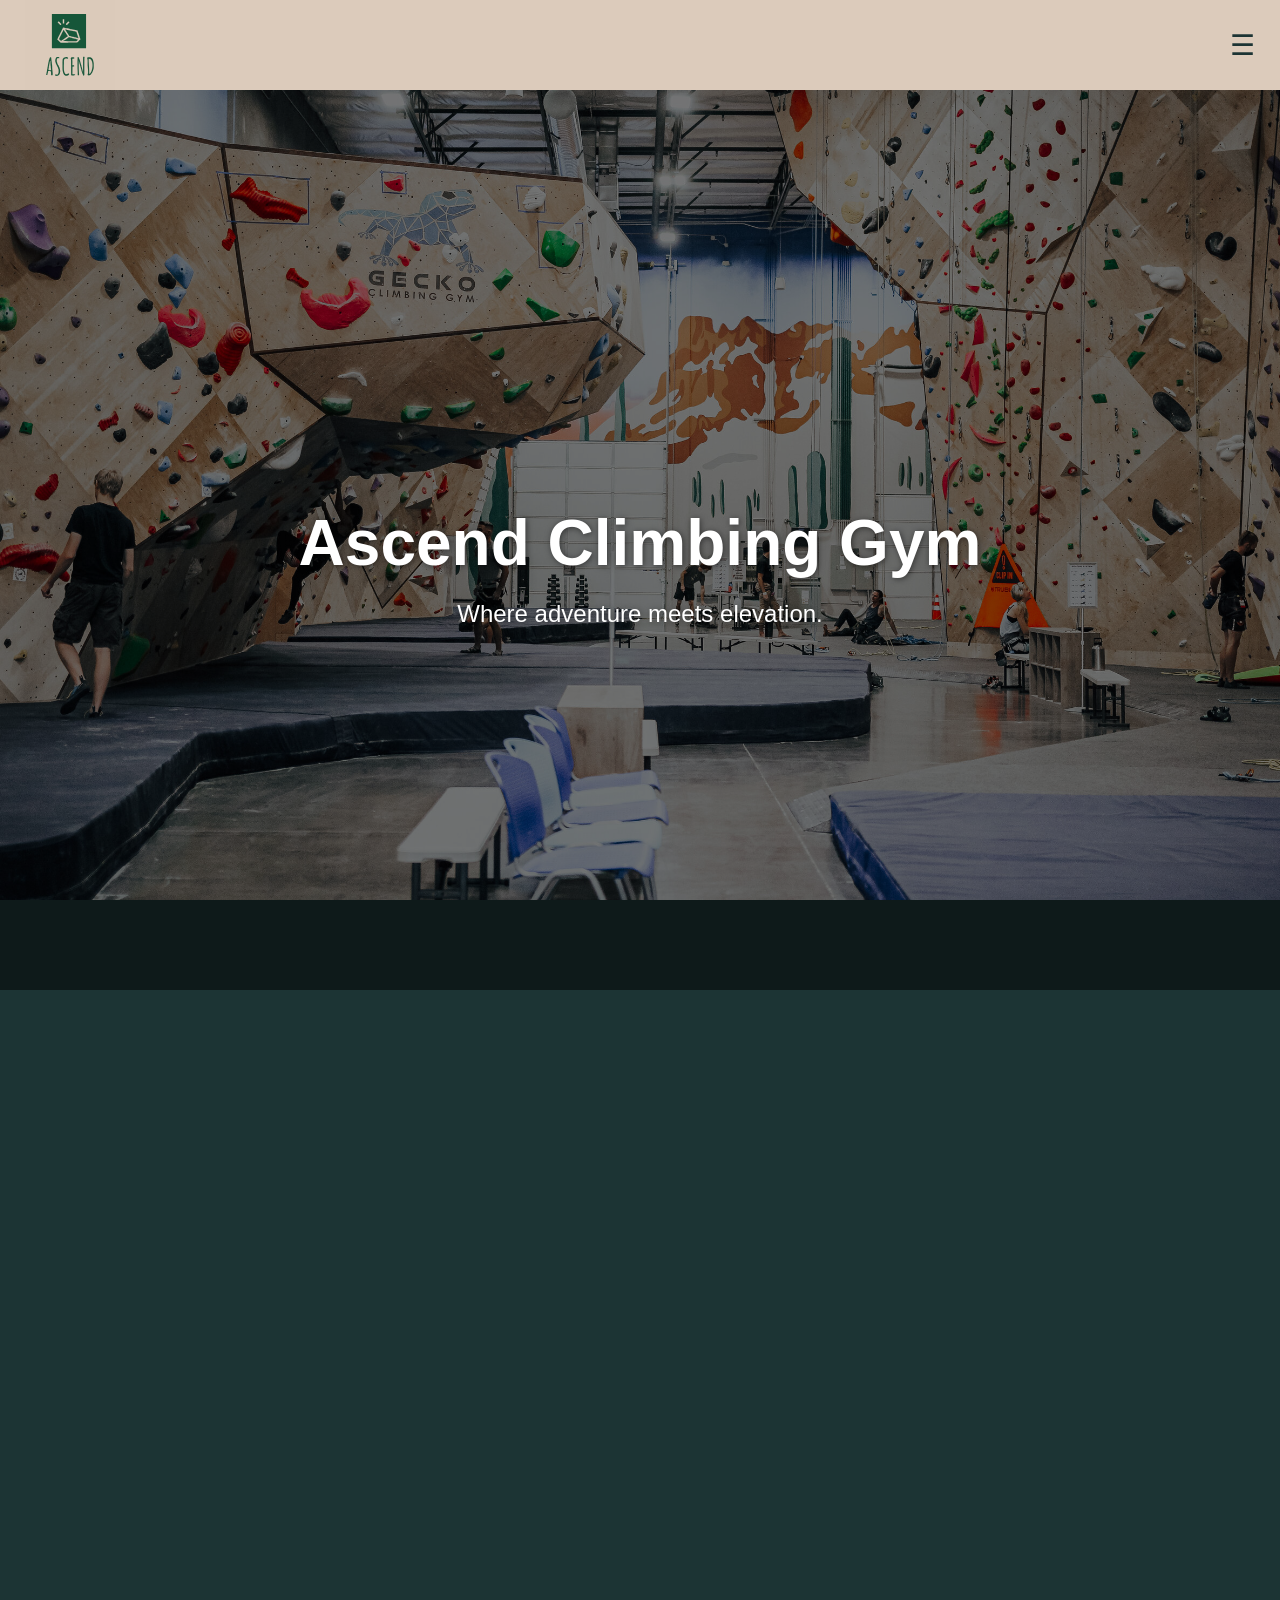
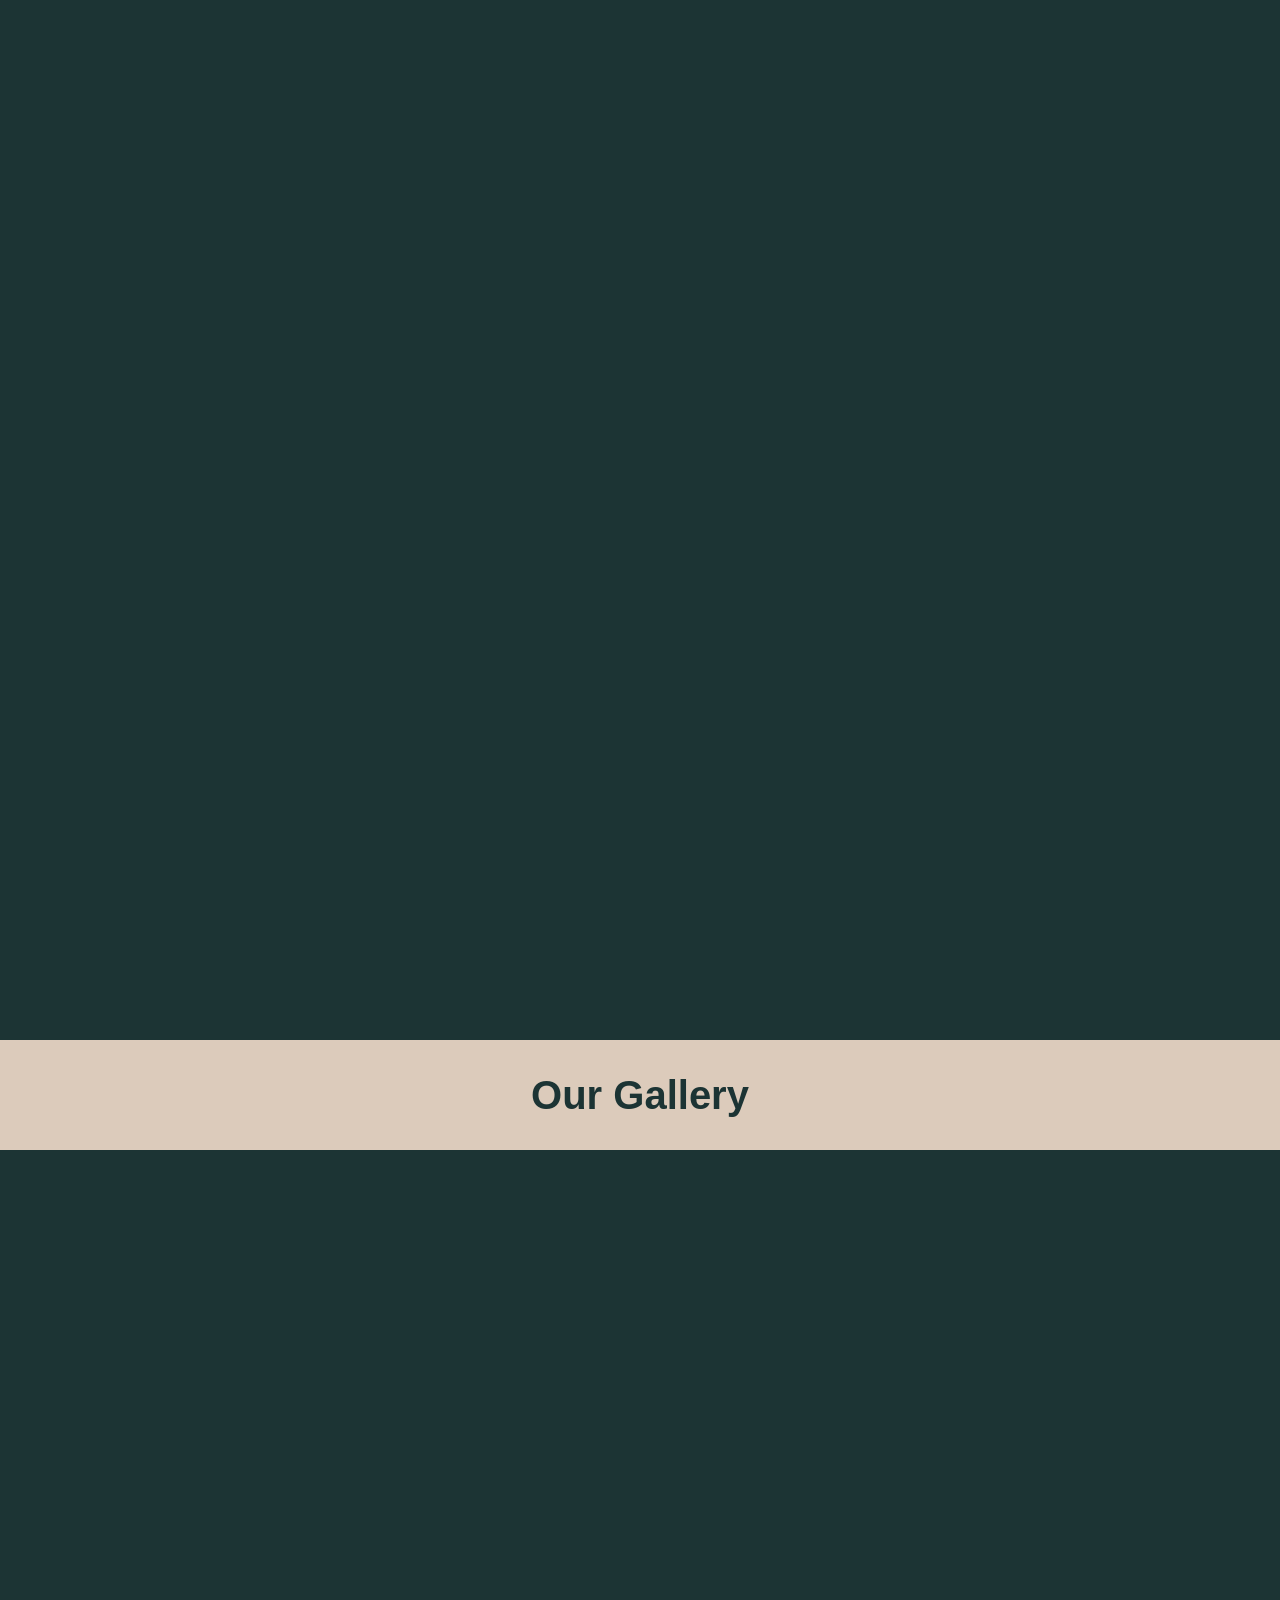
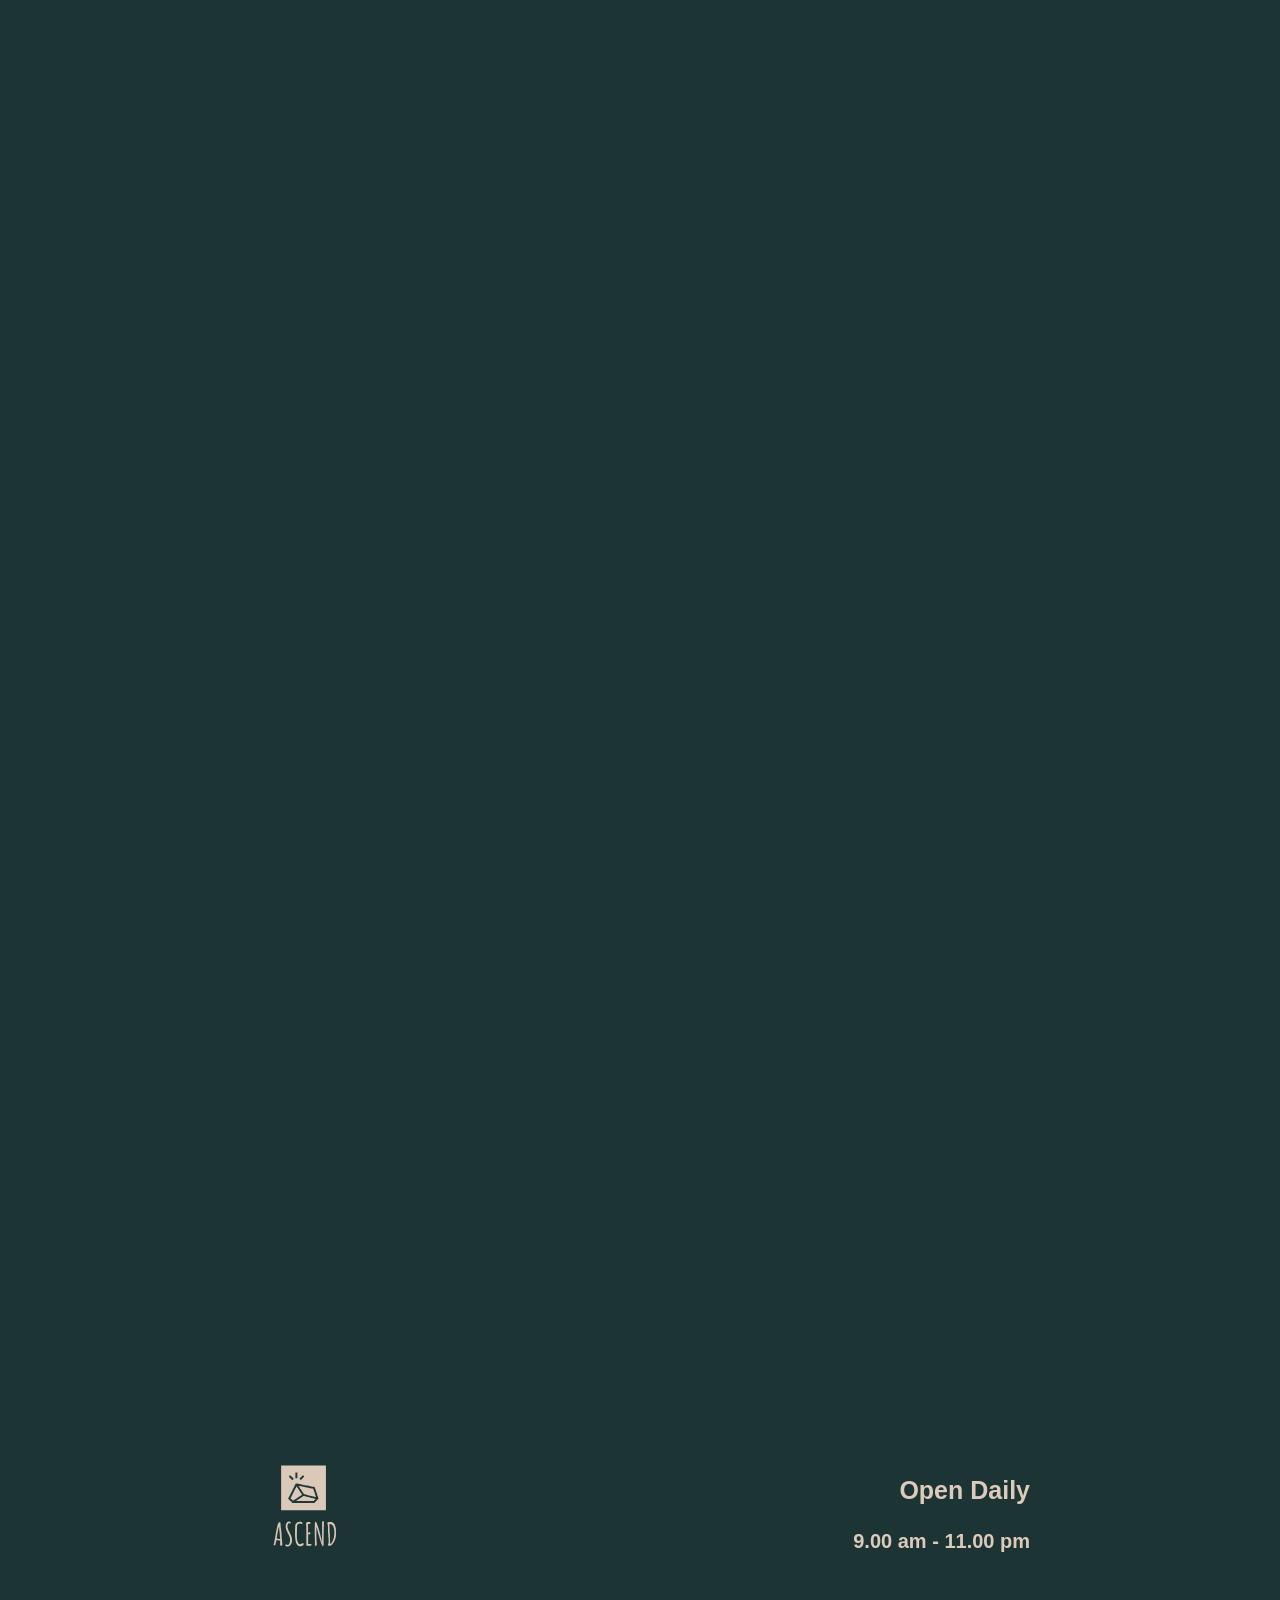
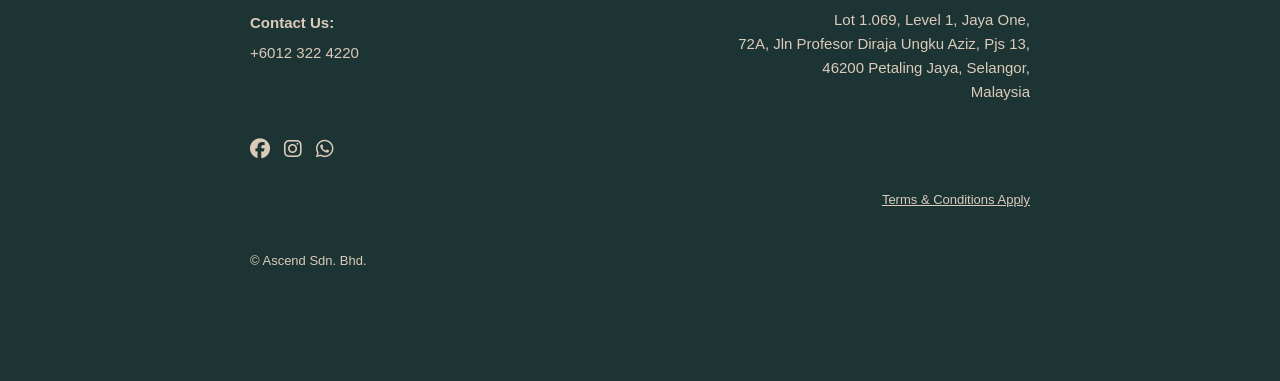
<file: home.html>
<!DOCTYPE html>
<html lang="en">
  <head>
    <meta charset="UTF-8" />
    <meta name="viewport" content="width=device-width, initial-scale=1.0" />
    <title>Ascend - Home</title>
    <link rel="stylesheet" href="css/navbar.css">
    <link rel="stylesheet" href="css/footer.css">
    <link rel="stylesheet" href="css/home.css" />
    <link rel="stylesheet" href="https://cdnjs.cloudflare.com/ajax/libs/font-awesome/6.7.2/css/all.min.css">
  </head>

  <body>
    <header class="navbar">
      <!-- Website Header -->
      <nav class="nav-container">
        <a href="home.html" class="nav-logo">
          <img src="images/Ascend.svg" alt="Logo" class="logo-icon" />
        </a>

        <!-- Hamburger Menu Icon (Mobile View) -->
        <div class="hamburger" id="hamburger">&#9776;</div>

        <div class="nav-spacer" id="nav-links">
          <!-- Navigation Links -->
          <ul class="nav-links">
            <li><a href="home.html" class="underline">Home</a></li>
            <li><a href="first-timer.html" class="underline">First Timer?</a></li>
            <li><a href="pricing.html" class="underline">Pricing</a></li>
            <li><a href="classes.html" class="underline">Classes</a></li>
            <li><a href="contact.html" class="underline">Contact us</a></li>
            <li><a href="staff.html" class="underline">Meet Our Staff</a></li>
          </ul>
          <ul class="nav-right">
            <li id="login" class="login-button">Login / Sign Up</li>
          </ul>
        </div>
      </nav>
    </header>

    <main>
      <!-- Hero Section -->
      <section class="hero-image">
        <h1 class="hero-text">Ascend Climbing Gym</h1>
        <h2 class="hero-text">Where adventure meets elevation.</h2>
      </section>

      <div class="bigbox">
        <!-- Introduction Section -->
        <section>
          <!-- Content Box 1 -->
          <div class="box-row scroll-right">
            <div class="image-side">
              <img src="images/home1.jpg" alt="">
            </div>
            <div class="centerbutton" style="background-color: #1c3434">
              <h3>What is bouldering?</h3>
              <div class="fade-text">Bouldering is a fun, rope-free style of climbing done on shorter walls with soft mats below. It's beginner-friendly, social, and a great full-body workout — perfect for anyone looking to climb, challenge themselves, and have fun!</div>
            </div>
          </div>

          <!-- Content Box 2 -->
          <div class="box-row scroll-right">
            <div class="centerbutton" style="background-color: #dccbbb">
              <h3 style="color: #1c3434; ">Is bouldering for me?</h3>
              <div class="fade-text" style="color: #1c3434;">Absolutely! Bouldering is for everyone—no experience needed. Whether you're looking for a fun way to stay active, challenge your mind, or just try something new, our walls are built for all fitness levels. Just show up in comfy clothes—we'll take care of the rest!</div>
            </div>
            <div class="image-side">
              <img src="images/home2.jpg" alt="">
            </div>
          </div>

          <!-- Content Box 3 -->
          <div class="box-row scroll-right">
            <div class="image-side">
              <img src="images/home3.jpg" alt="">
            </div>
            <div class="centerbutton" style="background-color: #1c3434;">
              <h3>About Us</h3>
              <div class="fade-text"><strong>Ascend</strong> Climbing Gym is a modern indoor climbing gym designed for all skill levels from first-timers to seasoned climbers. With a friendly atmosphere, bouldering walls, training areas, and even a cozy café, Ascend is the perfect place to climb, connect, and challenge yourself in a supportive community.</div>
              <br>
              <a href="first-timer.html" class="learn-more-button">Learn More</a>
            </div>
          </div>
        </section>
        
        <!-- Gallery Section -->
        <section>
          <div class="gallery-header fade-in">
            <h1>Our Gallery</h1>
          </div>

          <!-- Gallery 1 -->
          <div class="box-row scroll-right">
            <div class="image-side">
              <img src="images/home4.jpg" alt="">
            </div>
            <div class="image-side">
              <img src="images/home5.jpg" alt="">
            </div>
            <div class="image-side">
              <img src="images/home6.jpg" alt="">
            </div>
          </div>
          
          <!-- Gallery 2 -->
          <div class="box-row scroll-right">
            <div class="image-side">
              <img src="images/home7.jpg" alt="">
            </div>
            <div class="image-side">
              <img src="images/home8.jpg" alt="">
            </div>
          </div>
        <section>
          
        <!-- Google Maps Section -->
        <section class="map-section" id="map-anchor">
          <div class="map-content hover-container">
            <h1><img src="images/map_pin.png" alt="Map Pin" class="pin-icon">Our Location</h1>

            <img src="images/jayaone_logo.jpg" alt="Jaya One Logo" class="map-overlay-image">

            <div class="map-frame-container">
              <iframe src="https://www.google.com/maps/embed?pb=!1m18!1m12!1m3!1d418.7569769794786!2d101.63614075636127
              !3d3.1184508786647056!2m3!1f0!2f0!3f0!3m2!1i1024!2i768!4f13.1!3m3!1m2!1s0x31cc495dc4654dd9%3A0xcdd2ab4a9cd2a236!2s
              Jaya%20One%2C%2046200%20Petaling%20Jaya%2C%20Selangor!5e0!3m2!1sen!2smy!4v1752625892815!5m2!1sen!2smy" 
              height="450" style="border:0;" allowfullscreen="" loading="lazy" referrerpolicy="no-referrer-when-downgrade">
              </iframe>
            </div>
          </div>
        </section>
    </main>
      
    <footer>
      <button id="scrollToTopBtn">↑</button>
      <div class="gridfooter">
        <div id="footer-logo"><img src="images/ascend_inverted.svg" alt="Logo" width="110px"></div>

        <div id="footer-opening-time">
          <p>Open Daily</p>
          <p style="font-size: 20px;">9.00 am - 11.00 pm</p>
        </div>

        <div id="footer-contact">
          <p><strong>Contact Us:</strong><br>+6012 322 4220</p>
        </div>

        <div id="footer-address">
          <p>Lot 1.069, Level 1, Jaya One,<br>
          72A, Jln Profesor Diraja Ungku Aziz, Pjs 13,<br>
          46200 Petaling Jaya, Selangor,<br>
          Malaysia</p>
        </div>
        
        <div id="footer-social">
          <a href = "https://www.facebook.com/batuuclimbinggym/"><i class="fab fa-facebook social-icon-footer"></i></a>
          <a href = "https://www.instagram.com/batuuclimbing/?hl=en"><i class="fab fa-instagram social-icon-footer"></i></a>
          <a href = "https://www.whatsapp.com/"><i class="fab fa-whatsapp social-icon-footer"></i></a>
        </div> 

        <div id="footer-terms"><p>Terms & Conditions Apply</p></div>

        <div id="footer-copyright"><p>&copy Ascend Sdn. Bhd. </p></div>
      </div>
    </footer>

    <script src="js/script.js"></script>

    <!-- Script for page animation -->
    <script src="js/script_home.js"></script>
  </body>

</html>
</file>
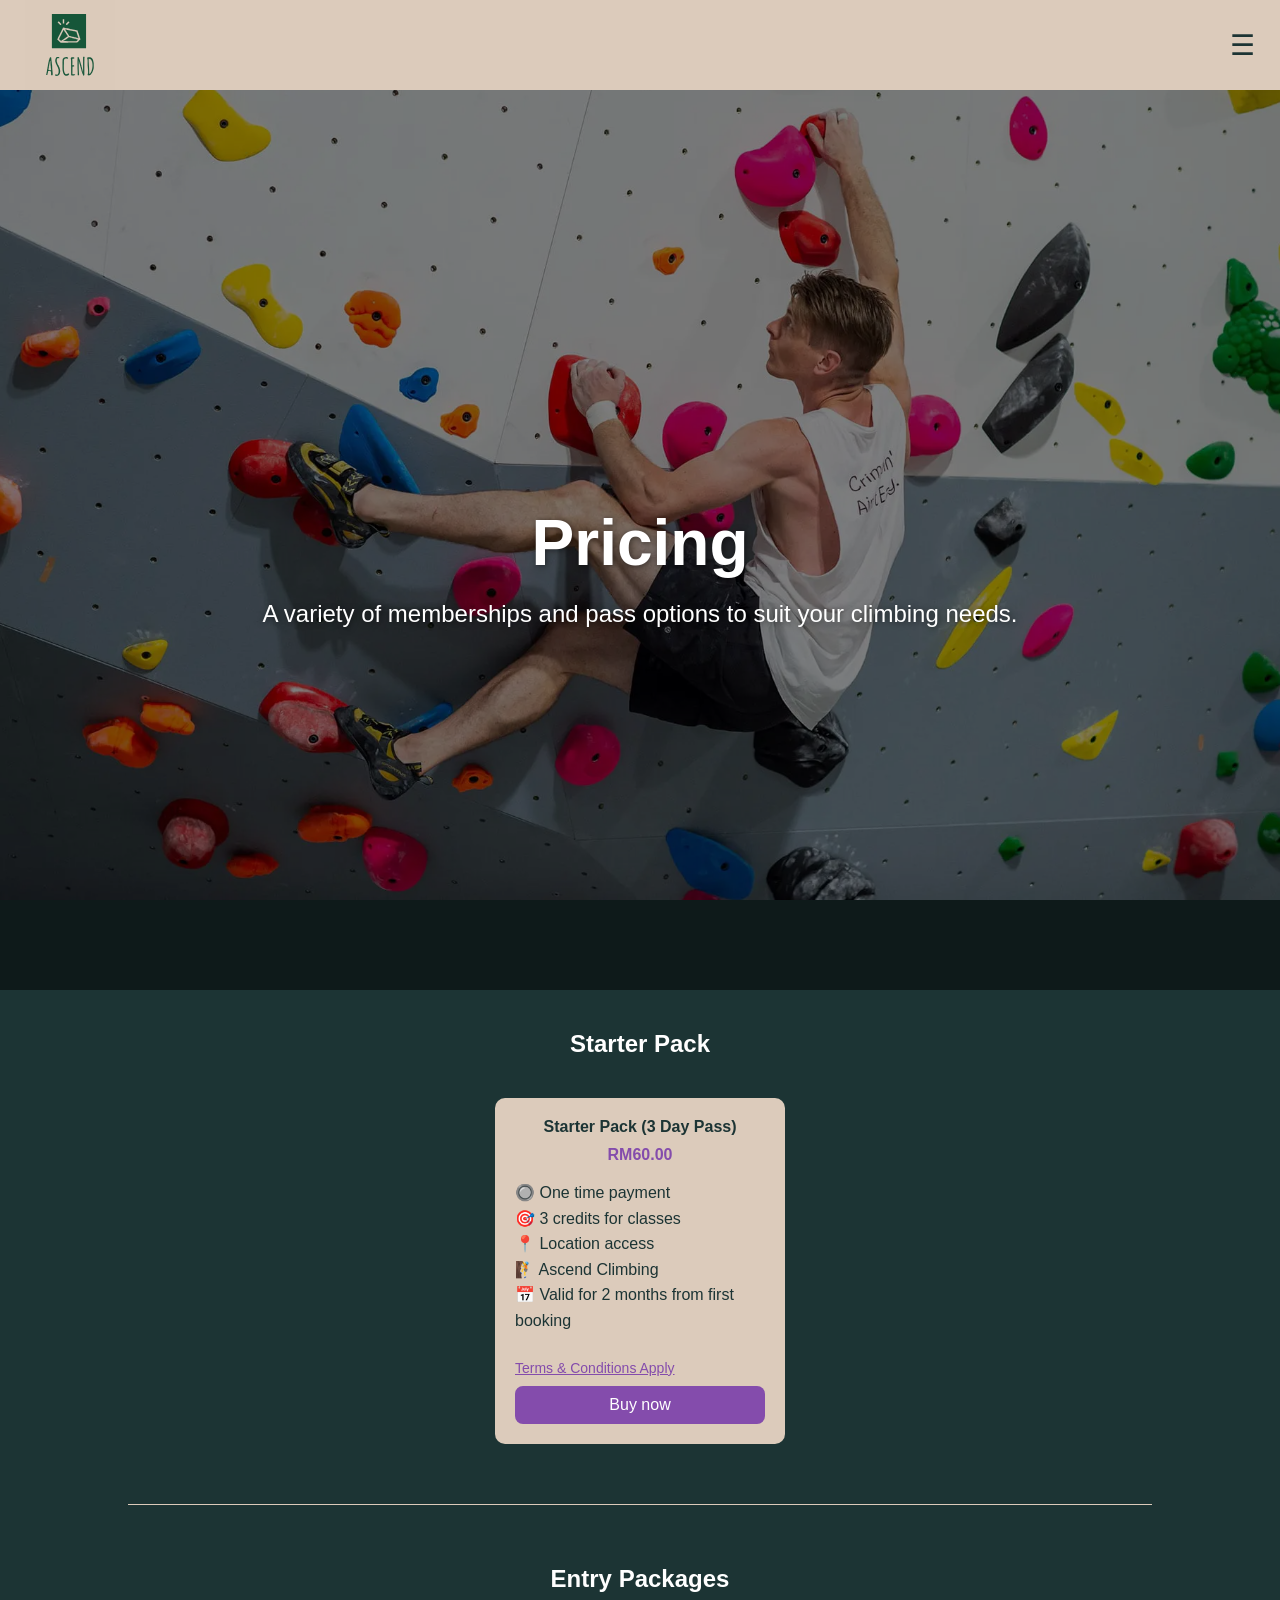
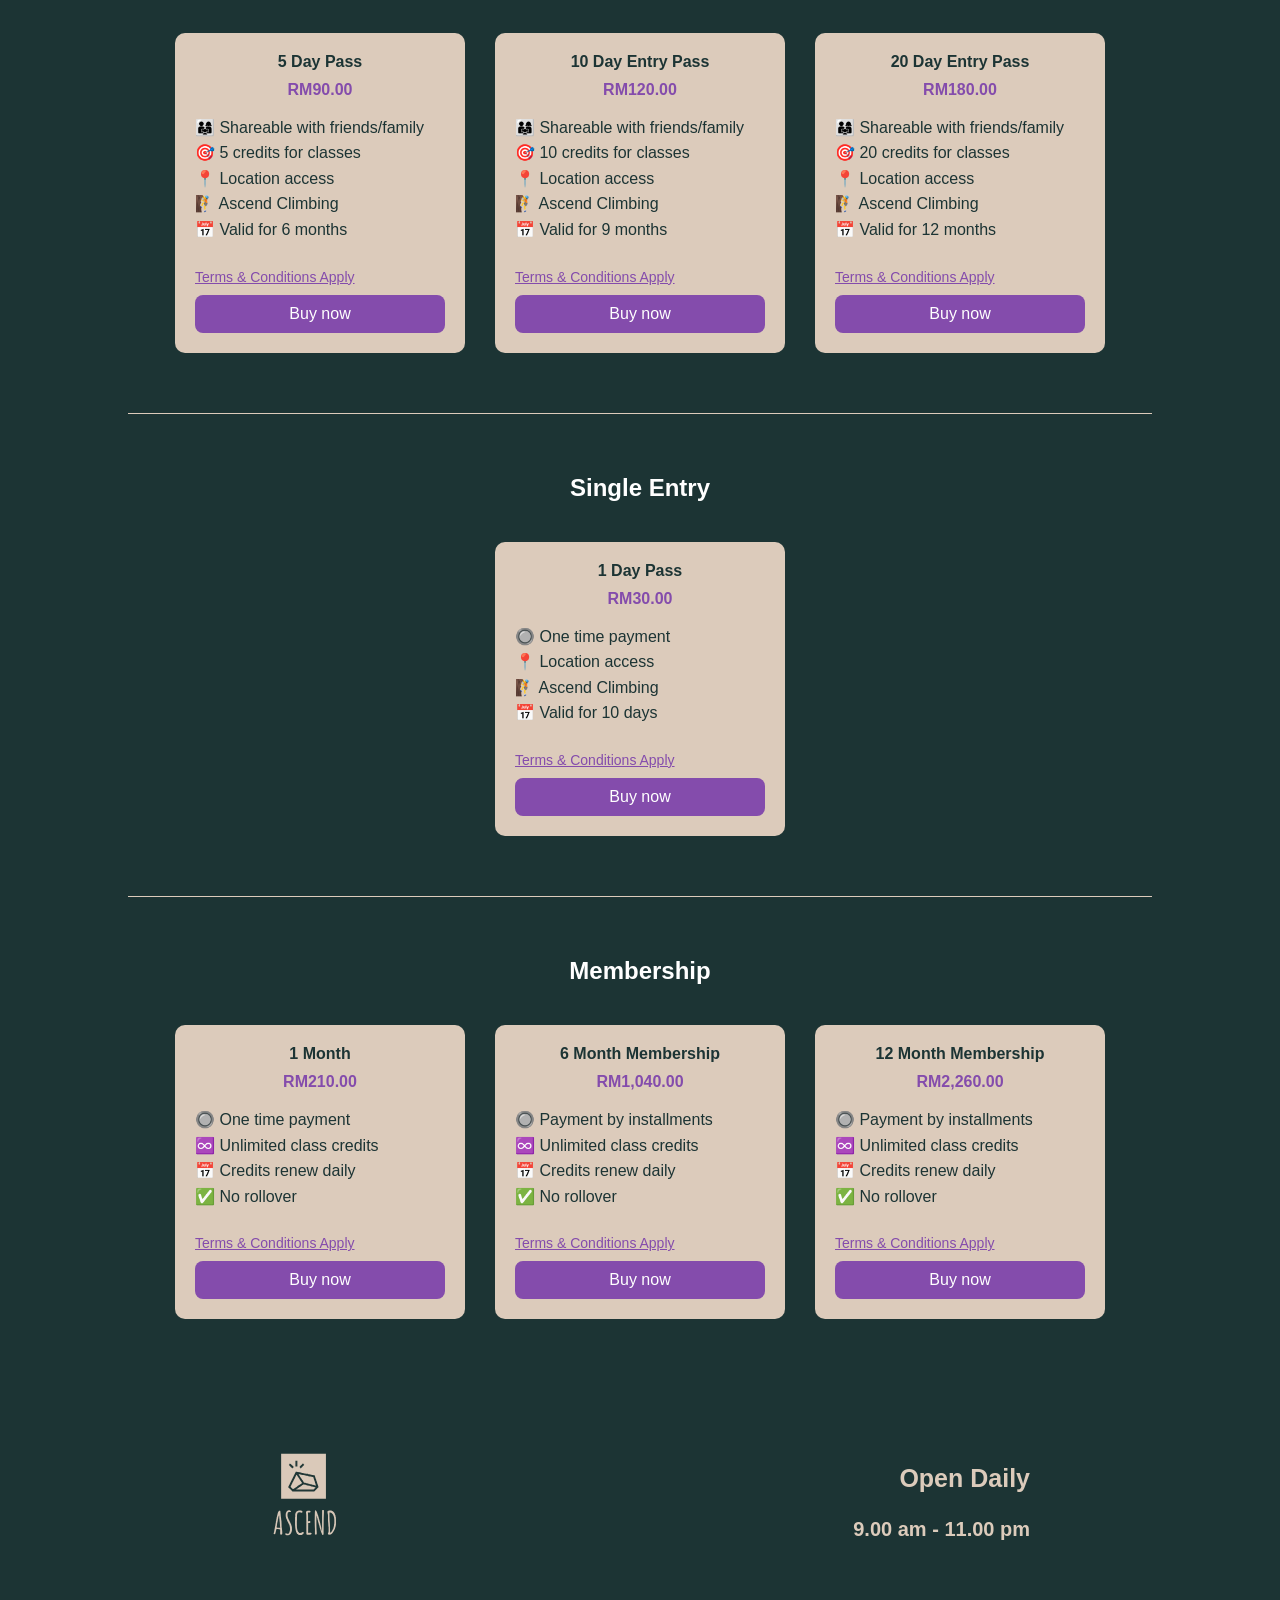
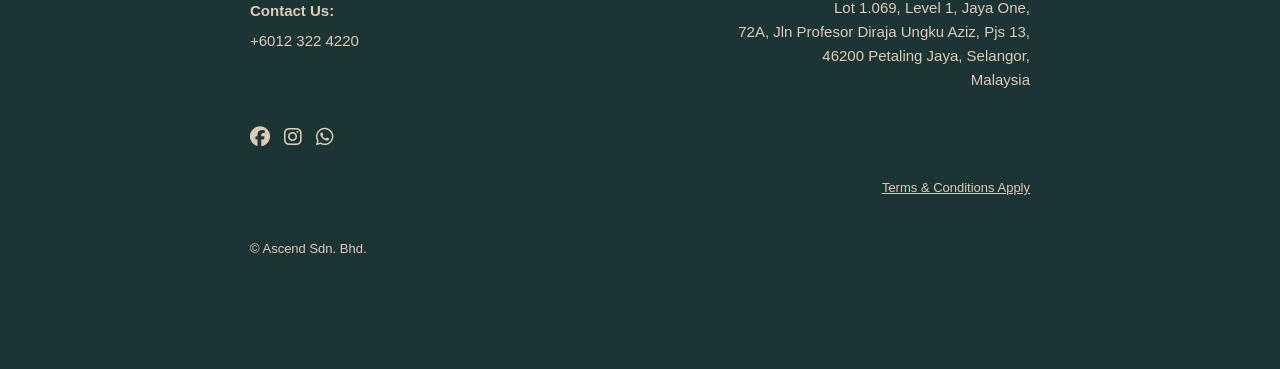
<file: pricing.html>
<!DOCTYPE html>
<html lang="en">
  <head>
    <meta charset="UTF-8">
    <meta name="viewport" content="width=device-width, initial-scale=1.0">
    <title>Ascend - Pricing</title>
    <link rel="stylesheet" href="css/navbar.css" />
    <link rel="stylesheet" href="css/pricing.css" />
    <link rel="stylesheet" href="css/footer.css" />
    <link rel="stylesheet" href="https://cdnjs.cloudflare.com/ajax/libs/font-awesome/6.7.2/css/all.min.css">
    <link rel="icon" type="image/x-icon" href="images/Ascend.svg" />
  </head>

  <body>
    <header class="navbar">
      <!-- Website Header -->
      <nav class="nav-container">
        <a href="index.html" class="nav-logo">
          <img src="images/Ascend.svg" alt="Logo" class="logo-icon" />
        </a>

        <!-- Hamburger Menu Icon (Mobile View) -->
        <div class="hamburger" id="hamburger">&#9776;</div>

        <div class="nav-spacer" id="nav-links">
          <!-- Navigation Links -->
          <ul class="nav-links">
            <li><a href="index.html" class="underline">Home</a></li>
            <li><a href="first-timer.html" class="underline">First Timer?</a></li>
            <li><a href="pricing.html" class="underline">Pricing</a></li>
            <li><a href="classes.html" class="underline">Classes</a></li>
            <li><a href="contact.html" class="underline">Contact us</a></li>
            <li><a href="staff.html" class="underline">Meet Our Staff</a></li>
          </ul>
          <ul class="nav-right">
            <li id="login" class="login-button">Login / Sign Up</li>
          </ul>
        </div>
      </nav>
    </header>

    <main>
      <!-- Hero Section -->
      <section class="hero-image">
        <h1 class="hero-text">Pricing</h1>
        <h2 class="hero-text">A variety of memberships and pass options to suit your climbing needs.</h2>
      </section>

      <!-- Package Category: Starter Pack -->
      <section>
        <h2 class="package-category">Starter Pack</h2>
        <div class="package-container">
          <!-- Package Card 1 -->
          <div class="package-card">
            <p class="package-title">Starter Pack (3 Day Pass)</p>
            <p class="price">RM60.00</p>
            <ul>
              <li>🔘 One time payment</li>
              <li>🎯 3 credits for classes</li>
              <li>📍 Location access</li>
              <li>🧗 Ascend Climbing</li>
              <li>📅 Valid for 2 months from first booking</li>
            </ul>
            <span class="quick-view">Terms & Conditions Apply</span>
            <button class="buy-btn">Buy now</button>
          </div>
        </div>
      </section>

      <div class="section-divider"></div>

      <!-- Package Category: Entry Packages -->
      <section>
        <h2 class="package-category">Entry Packages</h2>
        <div class="package-container">
          <!-- Package Card 1 -->
          <div class="package-card">
            <p class="package-title">5 Day Pass</p>
            <p class="price">RM90.00</p>
            <ul>
              <li>👨‍👩‍👧 Shareable with friends/family</li>
              <li>🎯 5 credits for classes</li>
              <li>📍 Location access</li>
              <li>🧗 Ascend Climbing</li>
              <li>📅 Valid for 6 months</li>
            </ul>
            <span class="quick-view">Terms & Conditions Apply</span>
            <button class="buy-btn">Buy now</button>
          </div>
          <!-- Package Card 2 -->
          <div class="package-card">
            <p class="package-title">10 Day Entry Pass</p>
            <p class="price">RM120.00</p>
            <ul>
              <li>👨‍👩‍👧 Shareable with friends/family</li>
              <li>🎯 10 credits for classes</li>
              <li>📍 Location access</li>
              <li>🧗 Ascend Climbing</li>
              <li>📅 Valid for 9 months</li>
            </ul>
            <span class="quick-view">Terms & Conditions Apply</span>
            <button class="buy-btn">Buy now</button>
          </div>
          <!-- Package Card 3 -->
          <div class="package-card">
            <p class="package-title">20 Day Entry Pass</p>
            <p class="price">RM180.00</p>
            <ul>
              <li>👨‍👩‍👧 Shareable with friends/family</li>
              <li>🎯 20 credits for classes</li>
              <li>📍 Location access</li>
              <li>🧗 Ascend Climbing</li>
              <li>📅 Valid for 12 months</li>
            </ul>
            <span class="quick-view">Terms & Conditions Apply</span>
            <button class="buy-btn">Buy now</button>
          </div>
        </div>
      </section>

      <div class="section-divider"></div>

      <!-- Package Category: Single Entry -->
      <section>
        <h2 class="package-category">Single Entry</h2>
        <div class="package-container">
          <!-- Package Card 1 -->
          <div class="package-card">
            <p class="package-title">1 Day Pass</p>
            <p class="price">RM30.00</p>
            <ul>
              <li>🔘 One time payment</li>
              <li>📍 Location access</li>
              <li>🧗 Ascend Climbing</li>
              <li>📅 Valid for 10 days</li>
            </ul>
            <span class="quick-view">Terms & Conditions Apply</span>
            <button class="buy-btn">Buy now</button>
          </div>
        </div>
      </section>

      <div class="section-divider"></div>

      <!-- Package Category: Membership -->
      <h2 class="package-category">Membership</h2>
      <div class="package-container">
        <!-- Package Card 1 -->
        <div class="package-card">
          <p class="package-title">1 Month</p>
          <p class="price">RM210.00</p>
          <ul>
            <li>🔘 One time payment</li>
            <li>♾️ Unlimited class credits</li>
            <li>📅 Credits renew daily</li>
            <li>✅ No rollover</li>
          </ul>
          <span class="quick-view">Terms & Conditions Apply</span>
          <button class="buy-btn">Buy now</button>
        </div>
        <!-- Package Card 2 -->
        <div class="package-card">
          <p class="package-title">6 Month Membership</p>
          <p class="price">RM1,040.00</p>
          <ul>
            <li>🔘 Payment by installments</li>
            <li>♾️ Unlimited class credits</li>
            <li>📅 Credits renew daily</li>
            <li>✅ No rollover</li>
          </ul>
          <span class="quick-view">Terms & Conditions Apply</span>
          <button class="buy-btn">Buy now</button>
        </div>
        <!-- Package Card 3 -->
        <div class="package-card">
          <p class="package-title">12 Month Membership</p>
          <p class="price">RM2,260.00</p>
          <ul>
            <li>🔘 Payment by installments</li>
            <li>♾️ Unlimited class credits</li>
            <li>📅 Credits renew daily</li>
            <li>✅ No rollover</li>
          </ul>
          <span class="quick-view">Terms & Conditions Apply</span>
          <button class="buy-btn">Buy now</button>
        </div>
      </div>
    </main>
    
    <footer>
      <button id="scrollToTopBtn">↑</button>
      <div class="gridfooter">
        <div id="footer-logo"><img src="images/ascend_inverted.svg" alt="logo" width="110px"></div>

        <div id="footer-opening-time">
          <p>Open Daily</p>
          <p style="font-size: 20px;">9.00 am - 11.00 pm</p>
        </div>

        <div id="footer-contact">
          <p><strong>Contact Us:</strong><br>+6012 322 4220</p>
        </div>

        <div id="footer-address">
          <p>Lot 1.069, Level 1, Jaya One,<br>
          72A, Jln Profesor Diraja Ungku Aziz, Pjs 13,<br>
          46200 Petaling Jaya, Selangor,<br>
          Malaysia</p>
        </div>
        
        <div id="footer-social">
          <a href = "https://www.facebook.com/batuuclimbinggym/"><i class="fab fa-facebook social-icon-footer"></i></a>
          <a href = "https://www.instagram.com/batuuclimbing/?hl=en"><i class="fab fa-instagram social-icon-footer"></i></a>
          <a href = "https://www.whatsapp.com/"><i class="fab fa-whatsapp social-icon-footer"></i></a>
        </div> 

        <div id="footer-terms"><p>Terms & Conditions Apply</p></div>

        <div id="footer-copyright"><p>&copy Ascend Sdn. Bhd. </p></div>
      </div>
    </footer>

    <script src="js/script.js"></script>

    <!-- Script to trigger alerts when user clicks "Buy Now" -->
    <script>
      document.querySelectorAll(".buy-btn").forEach(button => {
        button.addEventListener("click", () => {
          alert("Not Available");
        });
      });
    </script>
  </body>
</html>
</file>
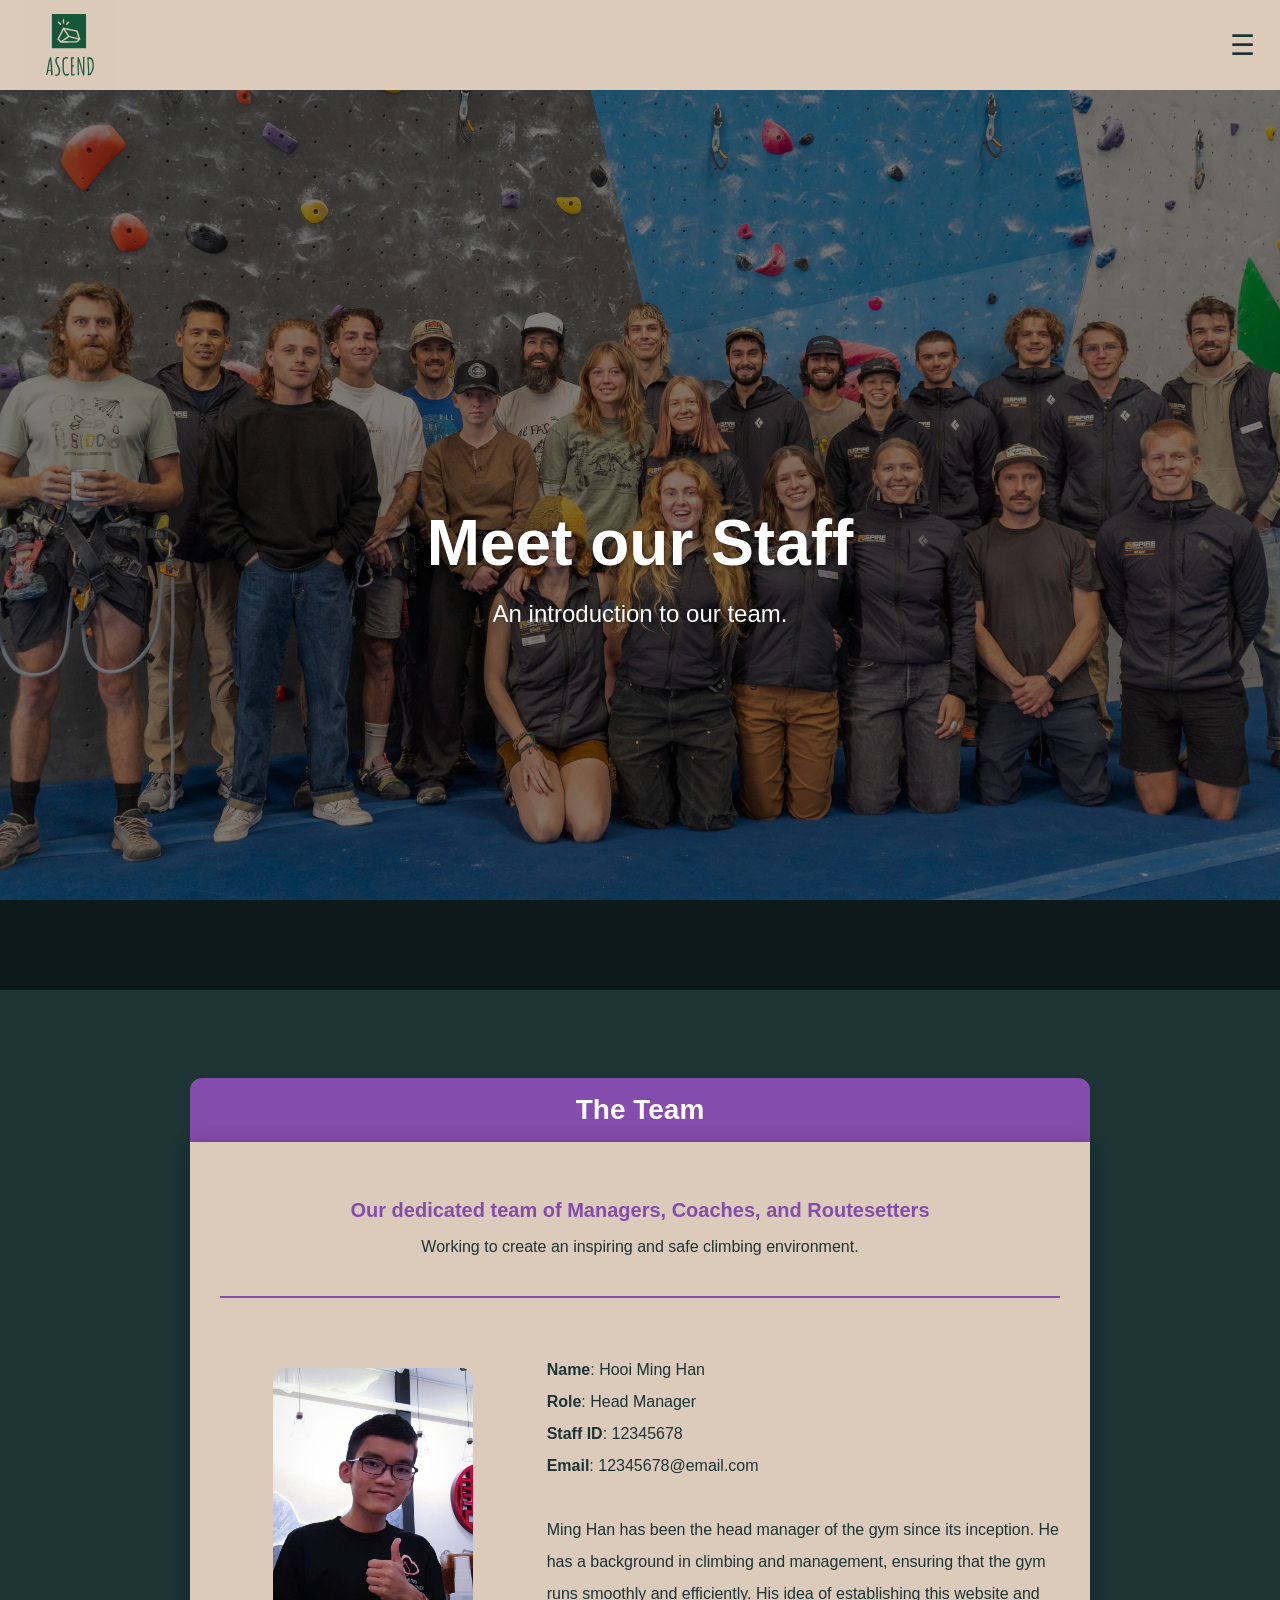
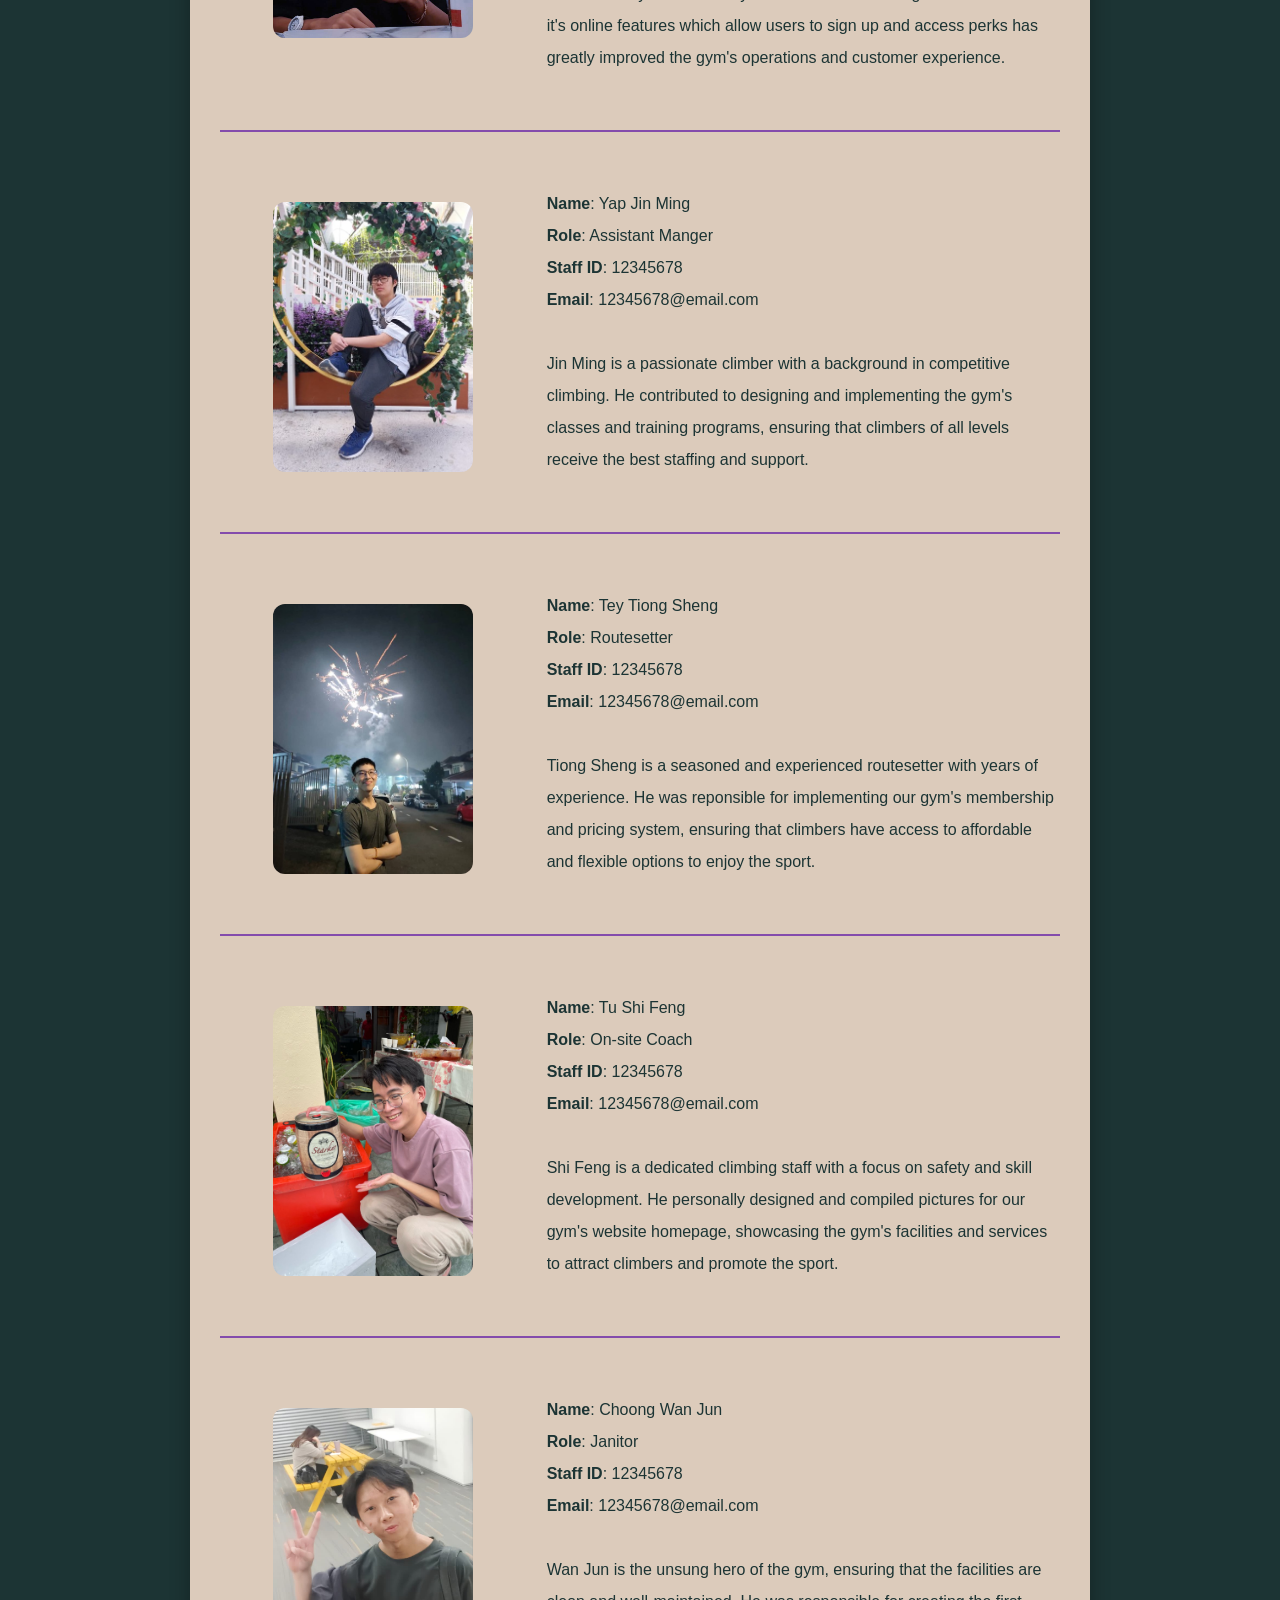
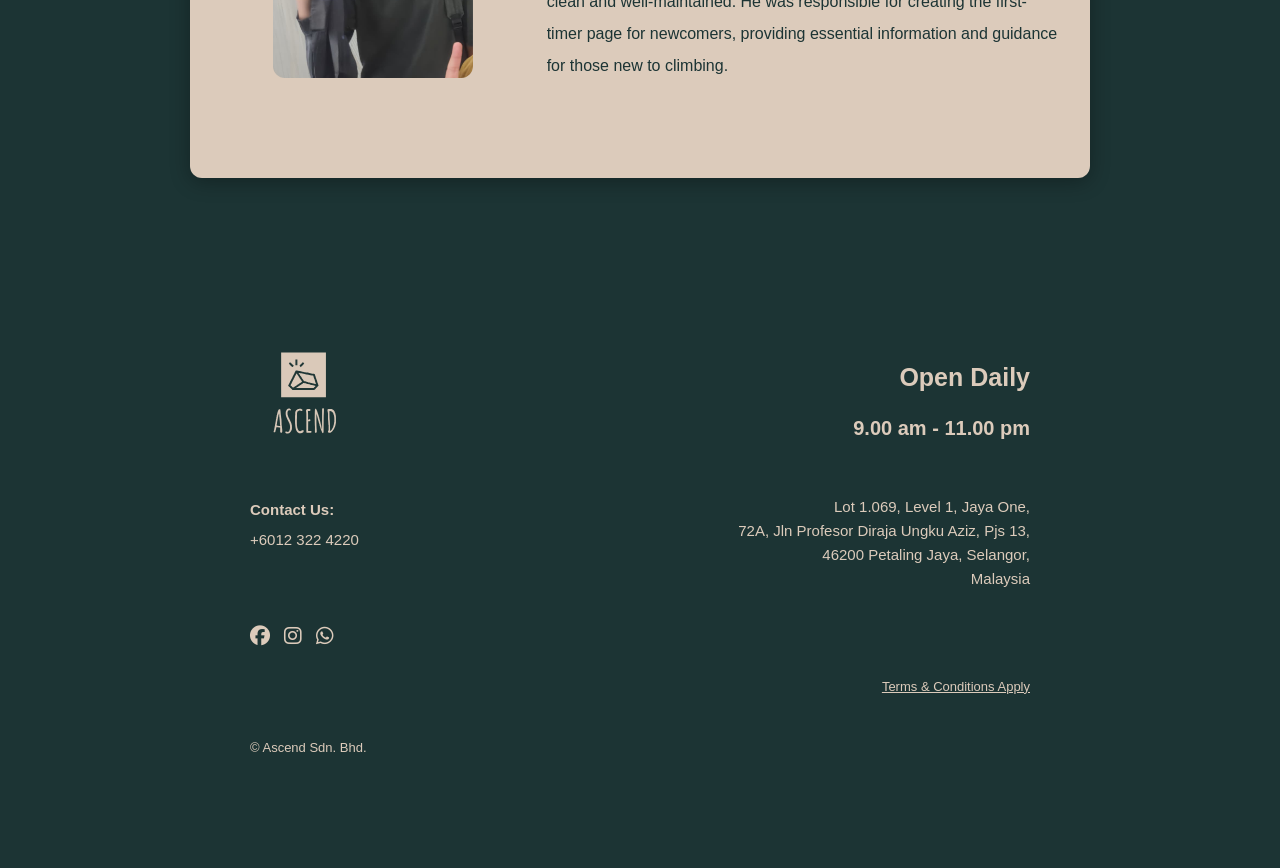
<file: staff.html>
<!DOCTYPE html>
<html lang="en">
  <head>
    <meta charset="UTF-8" />
    <meta name="viewport" content="width=device-width, initial-scale=1.0" />
    <title>Ascend - Meet Our Staff</title>
    <link rel="stylesheet" href="css/staff.css" />
    <link rel="stylesheet" href="css/navbar.css">
    <link rel="stylesheet" href="css/footer.css">
    <link rel="stylesheet" href="https://cdnjs.cloudflare.com/ajax/libs/font-awesome/6.7.2/css/all.min.css">
    <link rel="icon" type="image/x-icon" href="images/Ascend.svg" />
  </head>

  <body>
    <header class="navbar">
      <!-- Website Header -->
      <nav class="nav-container">
        <a href="index.html" class="nav-logo">
          <img src="images/Ascend.svg" alt="Logo" class="logo-icon" />
        </a>

        <!-- Hamburger Menu Icon (Mobile View) -->
        <div class="hamburger" id="hamburger">&#9776;</div>

        <div class="nav-spacer" id="nav-links">
          <!-- Navigation Links -->
          <ul class="nav-links">
            <li><a href="index.html" class="underline">Home</a></li>
            <li><a href="first-timer.html" class="underline">First Timer?</a></li>
            <li><a href="pricing.html" class="underline">Pricing</a></li>
            <li><a href="classes.html" class="underline">Classes</a></li>
            <li><a href="contact.html" class="underline">Contact us</a></li>
            <li><a href="staff.html" class="underline">Meet Our Staff</a></li>
          </ul>
          <ul class="nav-right">
            <li id="login" class="login-button">Login / Sign Up</li>
          </ul>
        </div>
      </nav>
    </header>

    <main>
      <section class="hero-image">
        <h1 class="hero-text">Meet our Staff</h1>
        <h2 class="hero-text">An introduction to our team.</h2>
      </section>

      <div class="main-wrapper">
        <!-- Staff Section -->
        <section>
          <div class="staff-box-container">
            <p class="staff-heading">The Team</p>
            <div class="staff-box">
              <div class="intro">
                <h2 style = "color:#844cac;">Our dedicated team of Managers, Coaches, and Routesetters</h2>
                <p>Working to create an inspiring and safe climbing environment.</p>
              </div>

              <hr class="divider" />

              <!-- Staff Card 1 -->
              <div class="staff-card">
                <div class="staff-image">
                  <img src="images/mh.jpg"/>
                </div>
                <div class="staff-info">
                  <p style = "line-height: 2;">
                      <strong>Name</strong>: Hooi Ming Han<br>
                      <strong>Role</strong>: Head Manager<br>
                      <strong>Staff ID</strong>: 12345678<br>
                      <strong>Email</strong>: 12345678@email.com<br>
                      <br>Ming Han has been the head manager of the gym since its inception. He has a background in climbing and management, ensuring that the gym runs smoothly and efficiently. His idea of establishing this website and it's online features which allow users to sign up and access perks has greatly improved the gym's operations and customer experience.
                  </p>
                </div>
              </div>

              <hr class="divider" />

              <!-- Staff Card 2 -->
              <div class="staff-card">
                <div class="staff-image">
                  <img src="images/jm.jpg"/>
                </div>
                <div class="staff-info">
                  <p style = "line-height: 2;">
                      <strong>Name</strong>: Yap Jin Ming<br>
                      <strong>Role</strong>: Assistant Manger<br>
                      <strong>Staff ID</strong>: 12345678<br>
                      <strong>Email</strong>: 12345678@email.com<br>
                      <br>Jin Ming is a passionate climber with a background in competitive climbing. He contributed to designing and implementing the gym's classes and training programs, ensuring that climbers of all levels receive the best staffing and support.
                  </p>
                </div>
              </div>

              <hr class="divider" />

              <!-- Staff Card 3 -->
              <div class="staff-card">
                <div class="staff-image">
                  <img src="images/tts.jpg"/>
                </div>
                <div class="staff-info">
                  <p style = "line-height: 2;">
                      <strong>Name</strong>: Tey Tiong Sheng<br>
                      <strong>Role</strong>: Routesetter<br>
                      <strong>Staff ID</strong>: 12345678<br>
                      <strong>Email</strong>: 12345678@email.com<br>
                      <br>Tiong Sheng is a seasoned and experienced routesetter with years of experience. He was reponsible for implementing our gym's membership and pricing system, ensuring that climbers have access to affordable and flexible options to enjoy the sport.
                  </p>
                </div>
              </div>

              <hr class="divider" />

              <!-- Staff Card 4 -->
              <div class="staff-card">
                <div class="staff-image">
                  <img src="images/tsf.jpg"/>
                </div>
                <div class="staff-info">
                  <p style = "line-height: 2;">
                      <strong>Name</strong>: Tu Shi Feng<br>
                      <strong>Role</strong>: On-site Coach<br>
                      <strong>Staff ID</strong>: 12345678<br>
                      <strong>Email</strong>: 12345678@email.com<br>
                      <br>Shi Feng is a dedicated climbing staff with a focus on safety and skill development. He personally designed and compiled pictures for our gym's website homepage, showcasing the gym's facilities and services to attract climbers and promote the sport.
                  </p>
                </div>
              </div>
              
              <hr class="divider" />

              <!-- Staff Card 5 -->
              <div class="staff-card">
                <div class="staff-image">
                  <img src="images/cwj.jpg"/>
                </div>
                <div class="staff-info">
                  <p style = "line-height: 2;">
                      <strong>Name</strong>: Choong Wan Jun<br>
                      <strong>Role</strong>: Janitor<br>
                      <strong>Staff ID</strong>: 12345678<br>
                      <strong>Email</strong>: 12345678@email.com<br>
                      <br>Wan Jun is the unsung hero of the gym, ensuring that the facilities are clean and well-maintained. He was responsible for creating the first-timer page for newcomers, providing essential information and guidance for those new to climbing.
                  </p>
                </div>
              </div>
            </div>
          </div>
        </section>
      </div>
    </main>

    <footer>
      <button id="scrollToTopBtn">↑</button>
      <div class="gridfooter">
        <div id="footer-logo"><img src="images/ascend_inverted.svg" alt="logo" width="110px"></div>

        <div id="footer-opening-time">
          <p>Open Daily</p>
          <p style="font-size: 20px;">9.00 am - 11.00 pm</p>
        </div>

        <div id="footer-contact">
          <p><strong>Contact Us:</strong><br>+6012 322 4220</p>
        </div>

        <div id="footer-address">
          <p>Lot 1.069, Level 1, Jaya One,<br>
          72A, Jln Profesor Diraja Ungku Aziz, Pjs 13,<br>
          46200 Petaling Jaya, Selangor,<br>
          Malaysia</p>
        </div>
        
        <div id="footer-social">
          <a href = "https://www.facebook.com/batuuclimbinggym/"><i class="fab fa-facebook social-icon-footer"></i></a>
          <a href = "https://www.instagram.com/batuuclimbing/?hl=en"><i class="fab fa-instagram social-icon-footer"></i></a>
          <a href = "https://www.whatsapp.com/"><i class="fab fa-whatsapp social-icon-footer"></i></a>
        </div> 

        <div id="footer-terms"><p>Terms & Conditions Apply</p></div>

        <div id="footer-copyright"><p>&copy Ascend Sdn. Bhd. </p></div>
      </div>
    </footer>

    <script src="js/script.js"></script>
  </body>
</html>
</file>
<file: css/navbar.css>
body {
  margin: 0;
  font-family: 'Gotham', 'Poppins', sans-serif;
}

.navbar {
  position: sticky;
  top: 0;
  background-color: #dccbbb;
  z-index: 1000;
}

/* Navigation Bar Section */
.nav-container {
  position: relative;
  display: flex;
  align-items: center;
  justify-content: space-between;
  padding: 0px 25px;
  height: 90px;
  width: 100%;
  box-sizing: border-box;
}

/* Website Logo */
.nav-logo img.logo-icon {
  position: absolute;
  left: 25px;
  top: 0;
  width: 90px;
  height: 90px;
}

.nav-logo img:hover {
  transform: scale(1.1);
  filter: drop-shadow(0 0 8px rgba(132, 76, 172, 0.4));
}

/* Navigation Links Wrapper */
.nav-spacer {
  display: flex;
  justify-content: center;
  flex: 1;
  gap: 40px;
}

.nav-right {
  position: absolute;
  right: 20px;
  top: 50%;
  transform: translateY(-50%);
}

.nav-links, .nav-right {
  display: flex;
  list-style: none;
  margin: 0;
  padding: 0;
  gap: 80px; /* Space between links */
}

.nav-links li a, .nav-right li {
  text-decoration: none;
  color: #1c3434;
  font-weight: bold;
  font-size: 18px;
  position: relative;
  transition: color 0.3s ease;
}

.nav-links li a:hover, .nav-right li a:hover {
  color: #844cac;
}

.login-button {
  padding: 8px 18px;
  border: 2px solid #1c3434;
  border-radius: 999px;
  color: #1c3434;
  transition: all 0.3s ease;
}

.login-button:hover {
  color: #844cac;
  border-color: #844cac;
  cursor: pointer;
}

/* Hamburger Menu Icon */
.hamburger {
  display: none;
  font-size: 28px;
  cursor: pointer;
  color: #1c3434;
  margin-left: auto;
}

.underline {
  text-decoration: none;
  color: white;
  position: relative;
}

.underline::after {
  content: "";
  position: absolute;
  width: 0;
  height: 3px;
  left: 0;
  bottom: -4px;
  background-color: #844cac; /* Purple underline */
  transition: width 0.3s ease-in-out;
}

.underline:hover::after {
  width: 100%;
}

/* Login/Sign Up Section */
.overlay-blur, .auth-wrapper {
  display: flex;
  justify-content: center;
  align-items: center;
}

.overlay-blur {
  position: fixed;
  top: 0;
  background-color: #00000080;
  width: 100%;
  height: 100vh;
  z-index: 1101; /*header z-index is 1000*/
}

.auth-wrapper {
  position: relative;
  display: flex;
  flex-flow: column nowrap;
  padding: 15px 45px;
  width: 363px;
  max-width: 60vw;
  background-color: #dccbbb;
  box-shadow: 0 0 20px 5px rgb(156, 156, 156);
  border-radius: 12px;
}

#close-popup {
  position: absolute;
  top: 0;
  right: 0;
  font-size: 20px;
  margin: 10px;
  border: none;
  background-color: transparent;
  cursor: pointer;
}

.auth-status {
  display: flex;
  align-items: center;
  justify-content: center;
  width: 100%;
  height: 3.5em;
  border: 2px solid transparent;
  margin-bottom: 20px;
  text-align: center;
}

.name-input {
  display: flex;
  justify-content: space-between;
}

.name-input .auth-input {
  width: 48%;
}

.auth-input, .auth-button, .name-input {
  width: 90%;
  box-sizing: border-box;
}

.auth-input {
  padding: 10px;
  border: none;
  margin-bottom: 15px;
  background-color: #afa194;
}

.auth-input:focus-visible {
  outline: 2px solid #228657;
}

.auth-button {
  margin: 10px 0 5px 0;
  padding: 10px 30px;
  border: none;
  border-radius: 8px;
  background-color: #844cac;
  font-size: 16px;
  color: white;
  cursor: pointer;
  transition: background-color 0.3s;
}

.auth-button:active {
  background-color: #ffff;
}

.auth-button:hover {
  background-color: #ffffff;
  color: #844cac;
}

.auth-switch {
  color: #844cac;
  cursor: pointer;
}

.auth-switch:hover {
  text-decoration: underline;
  cursor: pointer;
}

.auth-switch:active {
  color: #ffff;
}

/* Responsive Media Queries */

/* Screen width exceeds navigation menu legnth (max-width: 1400px) */
@media (max-width: 1400px) {
  .hamburger {
    display: block;
  }

  .nav-spacer {
    display: none;
    flex-direction: column;
    align-items: center;
    position: absolute;
    top: 65px;
    right: 0;
    width: 100%;
    background-color: #dccbbb;
    padding-bottom: 30px;
    padding-top: 20px;
  }

  .nav-spacer.active {
    display: flex;
  }

  .nav-links,
  .nav-right {
    flex-direction: column;
    align-items: center;
    gap: 15px;
  }

  .nav-right {
    position: static;
    top: auto;
    right: auto;
  }

  .nav-logo {
    z-index: 1100; /* higher than dropdown */
  }
}

/* For mobile devices (max-width: 600px) */
@media (max-width: 600px) {
  .nav-logo img.logo-icon {
  width: 65px;
  height: 65px;
  }

  .nav-container {
    height:65px
  }
}
</file>
<file: css/footer.css>
footer {
  position: relative;
  width: 100%;
  left: 0;
  bottom: 0;
}

/* Back-to-Top Button */
#scrollToTopBtn {
  background-color: #dccbbb;
  color: #1c3434;
  border: none;
  padding: 12px 20px;
  border-radius: 50%;
  cursor: pointer;
  font-size: 24px;
  transition: background-color 0.3s ease;
  align-items: center;
  justify-content: center;
  box-shadow: 0 4px 8px rgba(0, 0, 0, 0.5);
  width: 50px;
  height: 50px;
  bottom: 30px;
  right: 30px;
  position: fixed;
  display: none;
}

#scrollToTopBtn:hover {
  background-color: #1c3434;
  color: #dccbbb;
  box-shadow: 0 4px 8px #dccbbb;
  transform: scale(1.1);
}

/* Website Footer Section */
.gridfooter {
  border: 10px;
  display: grid;
  grid-template-columns: 1fr 1fr;
  background-color: #1c3434;
  gap: 20px;
  padding: 100px 250px;
}

.gridfooter div {
  font-size: 15px;
  color:#dccbbb;
  background-color: #1c3434;
  text-align: left;
  justify-self: left;
}

.gridfooter div:nth-of-type(even) {
  text-align: right;
  justify-self: right;
}

#footer-logo, #footer-opening-time, #footer-contact, #footer-address {
  grid-area: span 1 / span 1;
}

#footer-opening-time {
  font-size: 25px;
  font-weight: bold;
}

#footer-contact {
  line-height: 2;
}

#footer-address {
  line-height: 1.6;
}

#footer-social, #footer-terms, #footer-copyright {
  grid-area: span 1 / span 2;
}

#footer-terms {
  font-size: small; 
  vertical-align: bottom; 
  text-decoration: underline;
}

#footer-copyright {
  font-size: small; 
  vertical-align: bottom;
}

.social-icon-footer {
  color: #dccbbb;
  font-size: 20px;
  margin-right: 10px;
  transition: color 0.3s ease;
}   

.social-icon-footer:hover {
  color: #ae77d6; /* darker purple on hover */
}

/* Responsive Media Queries */

/* For tablets (max-width: 1025px) */
@media (max-width: 1025px) {
  footer {
    padding: 20px 0;
  }

  #scrollToTopBtn {
    width: 45px;
    height: 45px;
    font-size: 20px;
    bottom: 25px;
    right: 25px;
    padding: 11px 18px;
    box-shadow: 0 4px 7px rgba(0, 0, 0, 0.45);
  }

  .gridfooter {
    grid-template-columns: 1fr;
    padding: 50px 20px;
    text-align: center;
    gap: 30px;
  }

  .gridfooter div {
    justify-self: center !important;
    text-align: center !important;
  }

  #footer-opening-time {
    font-size: 20px;
  }

  #footer-social, #footer-terms, #footer-copyright {
    grid-column: span 1;
  }

  .social-icon-footer {
    font-size: 24px;
    margin-right: 15px;
  }
}

/* For mobile devices (max-width: 600px) */
@media (max-width: 600px) {
  #scrollToTopBtn {
    width: 40px;
    height: 40px;
    font-size: 18px;
    bottom: 20px;
    right: 20px;
    line-height: 40px;
    padding: 10px 16px;
    box-shadow: 0 3px 6px rgba(0, 0, 0, 0.4);
  }
}
</file>
<file: css/home.css>
body {
  margin: 0;
  font-family: 'Gotham', 'Poppins', sans-serif;
  background-color: #1c3434;
  overflow-x: hidden;
}

/* Hero Section */
.hero-image {
  width: 100%;
  height: 100vh;
  display: flex;
  flex-direction: column;
  background-image: url("../images/home.jpg");
  background-attachment: fixed;
  background-size: cover;
  background-position: center;
  justify-content: center;
  align-items: center;
  text-align: center;
}

.hero-image::before {
  content: "";
  position: absolute;
  top: 90px;
  left: 0;
  width: 100%;
  height: 100vh;
  background-color: rgba(0, 0, 0, 0.5); /* tint */
  z-index: 1;
}

.hero-text {
  color: white;
  font-size: 4rem;
  position: relative;
  z-index: 2; /* Ensures it's above the overlay */
  text-shadow: 1px 1px 6px rgba(0, 0, 0, 0.5);
  margin-bottom: 0;
}

h2.hero-text {
  font-size: 1.5rem; 
  font-weight: lighter;
}

/* Content Wrapper */
.bigbox {
  background-image: url("../images/home.jpg");
  background-attachment: fixed;
  background-size: cover;
  background-position: center;
  overflow: hidden;
}

/* Introduction Section */
.box-row {
  display: flex;
  flex-wrap: nowrap;
  align-items: stretch;
  justify-content: center;
  width: 100%;
  padding: 0px;
  gap: 0px;
  margin-bottom: 0px;
  box-sizing: border-box;
}

.image-side {
flex: 1 1 700px;
display: block;
overflow: hidden;
height:550px;
}

.image-side img {
display: block;
width: 100%;
min-height: 400px;
object-fit: cover;
height:550px;
}

.centerbutton {
flex: 1 1 700px;
margin: 0;
padding: 20px;
border: none;
background-color: #844cac;
color: #dccbbb;
font-size: 2rem;
display: flex;
flex-direction: column;
justify-content: center;
align-items: center;
position: relative;
cursor: pointer;
box-sizing: border-box;
height:550px;
}

.centerbutton .fade-text {
opacity: 0;
transition: opacity 0.6s ease, transform 0.6s ease;
transform: translateY(20px);
font-size: 1.2rem;
line-height: 2;
padding: 0 30px;
text-align: justify;
}

.learn-more-button {
  background-color: #844cac;
  text-decoration: none;
  color: #fff;
  border: none;
  padding: 10px 15px;
  border-radius: 8px;
  font-size: 16px;
  width: 11%;
  cursor: pointer;
  transition: background-color 0.3s;
  text-align: center;
}

.learn-more-button:hover {
  color: #844cac;
  background-color: #ffffff;
}

/* Introduction Section Animation */
.scroll-left {
opacity: 0;
transform: translateX(-80px);
transition: all 0.6s ease-out;
}
.scroll-right {
opacity: 0;
transform: translateX(80px);
transition: all 0.6s ease-out;
}
.scroll-visible {
opacity: 1;
transform: translateX(0);
}
.scroll-visible .fade-text {
opacity: 1;
transform: translateY(0);
}

/* Google Map Section */
.map-section {
  /* Background with climbing texture*/
  background-image: url("../images/jayaone.jpg");
  background-size: cover;
  background-position: center;
  position: relative;
  padding: 80px 20px;
  color: #fff;
  text-align: center;
  overflow: hidden;

  /* Animation */
  opacity: 0;
  transform: translateY(80px);
  transition: all 0.7s ease;
}

.map-section::before {
  content: "";
  position: absolute;
  inset: 0;
  background: rgba(0, 0, 0, 0.5); /* dark overlay */
  z-index: 0;
}

.map-content {
  position: relative;
  z-index: 1;
  max-width: 1000px;
  margin: 0 auto;
}

.map-overlay-image {
  position: absolute;
  top: 50%;
  left: 50%;
  width: 100px;
  transform: translate(-50%, -50%) scale(1);
  opacity: 0;
  border-radius: 10px;
  z-index: 2;
  transition: opacity 0.6s ease, transform 0.6s ease;
  pointer-events: auto;
}

.map-overlay-image:hover {
  opacity: 0;
  transform: translate(-50%, -50%) scale(1.1); 
}

/* Pin Animation Section */
.pin-icon {
  width:25px;
  vertical-align: middle;
  animation: floatPin 2.4s ease-in-out infinite;
  margin-right: 10px;
}

@keyframes floatPin {
  0%, 100% { transform: translateY(0); }
  50% { transform: translateY(-8px); }
}

.map-frame-container {
  margin-top: 30px;
  border-radius: 10px;
  overflow: hidden;
  box-shadow: 0 4px 20px rgba(0, 0, 0, 0.6);
}

.map-frame-container iframe {
  width: 100%;
  height: 450px;
  border: none;
}

/* Scroll Animation Section */
.scroll-visible.map-section {
  opacity: 1;
  transform: translateY(0);
}
.scroll-visible .map-overlay-image {
  transform: translate(-50%,-50%);
  opacity: 0.9;
}

.hover-container:hover .map-overlay-image {
  opacity: 0;
  transform: translate(-50%, -50%) scale(1.1);
}

.gallery-header {
  width: 100%;
  height: 110px;
  background-color: #dccbbb; /* beige */
  display: flex;
  justify-content: center;
  align-items: center;
  opacity: 0;
  transform: translateY(20px);
  transition: opacity 1.2s ease, transform 1.2s ease;
}

.gallery-header h1 {
  color: #1c3434; /* green */
  font-size: 2.5rem;
  margin: 0;
}

.gallery-header.visible {
  opacity: 1;
  transform: translateY(0);
}

/* Responsive Media Queries */

/* For tablets (max-width: 1025px) */
@media (max-width: 1025px) {
  .hero-text {
    font-size: 3.2rem;
  }
  
  h2.hero-text {
    font-size: 1.2rem;
  }

  .box-row {
    flex-direction: column;
  }

  .image-side,
  .centerbutton {
    flex: 1 1 100%;
    height: 400px;
  }

  .centerbutton {
    font-size: 1.5rem;
    padding-bottom: 40px;
  }

  .centerbutton .fade-text {
    font-size: 1rem;
    padding-left: 20px;
  }

  .map-frame-container iframe {
    height: 350px;
  }

  .view-page-button {
    width: 10%;
    font-size: 14px;
  }

  .gallery-header h1 {
    font-size: 2rem;
  }
}

/* For mobile devices (max-width: 600px) */
@media (max-width: 600px) {
  .hero-image {
    height: 70vh;
    background-position: center;
  }

  .hero-image::before {
    height: 70vh;
    top: 65px;
  }

  .hero-text {
    font-size: 2.8rem;
  }

  h2.hero-text {
    font-size: 1.1rem;
    padding: 0 10px;
  }

  .image-side,
  .centerbutton {
    height: 300px;
  }

  .centerbutton {
    font-size: 1.2rem;
    padding: 15px;
    padding-bottom: 40px;
  }

  .centerbutton .fade-text {
    font-size: 0.9rem;
    padding-left: 15px;
    line-height: 1.8;
    text-align: center;
    padding-right:30px;
  }

  .map-frame-container iframe {
    height: 250px;
  }

  .view-page-button {
    width: 20%;
    font-size: 13px;
  }

  .gallery-header {
    height: 80px;
  }

  .gallery-header h1 {
    font-size: 1.8rem;
  }
}
</file>
<file: css/classes.css>
body {
  margin: 0;
  font-family: 'Gotham', 'Poppins', sans-serif;
  background-color: #1c3434;
}

/* Hero Section */
.hero-image {
  width: 100%;
  height: 100vh;
  display: flex;
  flex-direction: column;
  background-image: url("../images/class.jpg");
  background-attachment: fixed;
  background-size: cover;
  background-position: center;
  justify-content: center;
  align-items: center;
  text-align: center;
}

.hero-image::before {
  content: "";
  position: absolute;
  top: 90px;
  left: 0;
  width: 100%;
  height: 100vh;
  background-color: rgba(0, 0, 0, 0.5); /* tint */
  z-index: 1;
}

.hero-text {
  color: white;
  font-size: 4rem;
  position: relative;
  z-index: 2; /* Ensures it's above the overlay */
  text-shadow: 1px 1px 6px rgba(0, 0, 0, 0.5);
  margin-bottom: 0;
}

h2.hero-text {
  font-size: 1.5rem; 
  font-weight: lighter;
}

/*Classes Section*/
.container {
  display: flex;
  justify-content: center;
  gap: 30px;
  padding: 50px;
  flex-wrap: wrap;
}

.card {
  width: 350px;
  background-color: white;
  border-radius: 15px;
  overflow: hidden;
  box-shadow: 0 10px 20px rgba(0, 0, 0, 0.2);
  transition: box-shadow 0.3s, transform 0.3s;
}

.card:hover {
  transform: translateY(-5px);
  box-shadow: 0 0 20px #844cac;
}

.card-header {
  background-color: #dccbbb;
  padding: 15px;
  margin: 0;
  font-size: 20px;
  font-weight: bold;
  color: #1c3434;
  text-align: center;
}

.card-image {
  height: 200px;
  background-size: cover;
  background-position: center;
}

.card-body {
  padding: 20px;
  background-color: white;
  color: #1c3434;
}

.card-body h3 {
  margin-top: 0;
}

.card-button, .coach-button {
  background-color: #844cac;
  color: white;
  border: none;
  padding: 12px 20px;
  border-radius: 8px;
  cursor: pointer;
  margin-top: 15px;
  font-weight: bold;
}

.card-button:hover, .coach-button:hover {
  background-color: #a065d4;
}

.section-title {
  text-align: center;
  font-size: 30px;
  color: #ffff;
  margin-bottom: 10px;
  margin-top:70px;
}

/* Coach Section */
/* Coach Section Wrapper */
.coach-wrapper {
  display: flex;
  justify-content: center;
  padding: 60px 20px;
}

/* Coach Section Container */
.coach-box-container {
  max-width: 900px;
  width: 100%;
  box-sizing: border-box;
  position: relative;
}

/* Purple Header Box */
.coach-heading {
  background-color: #844cac;
  color: white;
  font-size: 28px;
  font-weight: bold;
  text-align: center;
  padding: 16px;
  margin: 0;
  border-top-left-radius: 12px;
  border-top-right-radius: 12px;
}

/* Beige Content Box */
.coach-box {
  background-color: #dccbbb;
  padding: 40px 30px;
  border-bottom-left-radius: 12px;
  border-bottom-right-radius: 12px;
  box-shadow: 0 4px 20px rgba(0, 0, 0, 0.3);
}

/* Intro Paragraph */
.intro {
  text-align: center;
  margin-bottom: 40px;
}

.intro h2 {
  font-size: 20px;
  margin-bottom: 10px;
  color: #844cac;
}

.intro p {
  font-size: 16px;
  color: #1c3434;
}

/* Coach Card Layout */
.coach-card {
  display: flex;
  flex-wrap: wrap;
  gap: 20px;
  align-items: flex-start;
  margin-bottom: 40px;
}

/* Image Column */
.coach-image {
  text-align: center;
  flex: 1 1 200px;
  margin-top: 30px;
}

.coach-image img {
  width: 200px;
  height: 270px;
  object-fit: cover;
  border-radius: 12px;
  display: block;
  margin: 0 auto 10px;
}

.coach-name {
  background-color: #dccbbb;
  color: #1c3434;
  padding: 8px 16px;
  border-radius: 5px;
  font-weight: bold;
  font-size: 16px;
  display: inline-block;
}

/* Description Column */
.coach-info {
  flex: 2 1 300px;
  font-size: 16px;
  line-height: 2;
  color: #1c3434;
}

/* Divider Between Coaches */
.divider {
  height: 2px;
  background-color: #844cac;
  border: none;
  margin: 20px 0 40px;
}

/* Responsive Media Queries */

/* For tablets (max-width: 1025px) */
@media (max-width: 1025px) {
  .hero-text {
    font-size: 3.2rem;
  }
  
  h2.hero-text {
    font-size: 1.2rem;
  }

  .coach-heading {
    font-size: 24px;
    padding: 14px;
  }

  .coach-box {
    padding: 30px 20px;
  }

  .intro h2 {
    font-size: 18px;
  }

  .intro p {
    font-size: 15px;
  }

  .coach-card {
    flex-direction: column;
    align-items: center;
    text-align: center;
  }

  .coach-info {
    font-size: 15px;
    flex: none;
    width: 100%;
    margin-top: 10px;
  }
}

/* For mobile devices (max-width: 600px) */
@media (max-width: 600px) {
  .hero-image {
    height: 70vh;
    background-position: center;
  }

  .hero-image::before {
    height: 70vh;
    top: 65px;
  }

  .hero-text {
    font-size: 2.8rem;
  }

  h2.hero-text {
    font-size: 1.1rem;
    padding: 0 10px;
  }

  .coach-wrapper {
    padding: 40px 10px;
  }

  .coach-heading {
    font-size: 20px;
    padding: 12px;
  }

  .coach-box {
    padding: 20px 15px;
  }

  .intro h2 {
    font-size: 16px;
  }

  .intro p {
    font-size: 14px;
  }

  .coach-image img {
    width: 160px;
    height: 220px;
  }

  .coach-name {
    font-size: 14px;
    padding: 6px 12px;
  }

  .coach-info {
    font-size: 14px;
  }

  .divider {
    margin: 30px 0;
  }
}

@media (max-width: 1025px) {
  .container {
    padding: 30px;
    gap: 20px;
  }

  .card {
    width: 350px;
  }

  .section-title {
    font-size: 26px;
    margin-top: 50px;
  }

  .card-button, .coach-button {
    padding: 10px 18px;
    font-size: 14px;
  }
}

/* Mobile: screens 600px and below */
@media (max-width: 600px) {
  .container {
    flex-direction: column;
    align-items: center;
    padding: 20px;
    gap: 15px;
  }

  .card {
    width: 100%;
    max-width: 85vw;
  }

  .section-title {
    font-size: 22px;
    margin-top: 40px;
  }

  .card-button, .coach-button {
    width: 100%;
    font-size: 14px;
    padding: 10px;
  }
}
</file>
<file: css/contact.css>
body {
  margin: 0;
  font-family: 'Gotham', 'Poppins', sans-serif;
  background-color: #1c3434;
  color: #1c3434;
}

/* Content Wrapper */
.container {
  max-width: 1000px;
  margin: 50px auto;
  background-color: #dccbbb;
  display: flex;
  padding: 40px;
  border-radius: 10px;
  box-shadow: 0 0 15px rgba(0,0,0,0.2);
  margin: 80px auto;
}

/* Section Wrapper */
.left, .right {
  flex: 1;
  padding: 20px;
}

/* Contact Details Section */
a {
  color: #844cac;
  text-decoration: none;
}

a:hover {
  text-decoration: underline;
}

.left section {
  margin-bottom: 30px;
}

.social-icon {
  color: #844cac;
  font-size: 20px;
  margin-right: 10px;
  transition: color 0.3s ease;
}   

.social-icon:hover {
  color: #542972; /* darker purple on hover */
}

.divider {
  border: 1px solid #1c3434;
  margin: 30px 0 30px;
}

/* Contact Form */
input, textarea, select {
  width: 100%;
  padding: 10px;
  margin-top: 8px;
  margin-bottom: 16px;
  border: 1px solid #ccc;
  border-radius: 5px;
  font-size: 14px;
}

.submit-btn {
  background-color: #844cac;
  color: #fff;
  border: none;
  padding: 10px 20px;
  border-radius: 8px;
  font-size: 16px;
  cursor: pointer;
  transition: background-color 0.3s;
}

.submit-btn:hover {
  background-color: white;
  color: #844cac;
}

/* Responsive Media Queries */

/* For tablets (max-width: 1025px) */
@media (max-width: 1025px) {
  .container {
    flex-direction: column;
    padding: 30px;
    margin: 60px 20px;
  }

  .submit-btn {
    width: 100%;
  }

  input, textarea, select {
    font-size: 15px;
  }
}
 
/* For mobile devices (max-width: 600px) */
@media (max-width: 600px) {
  .container {
    padding: 20px;
    margin: 40px 10px;
  }

  .left, .right {
    padding: 10px;
  }

  .left section {
    margin-bottom: 20px;
    text-align: left;
    justify-content: left;
  }

  input, textarea, select {
    width: 95%;
    font-size: 14px;
    padding: 8px;
  }

  .submit-btn {
    font-size: 14px;
    padding: 10px;
    width: 100%;
  }

  .social-icon {
    font-size: 22px;
    margin-right: 12px;
    display: inline-block;
  }
}
</file>
<file: css/first_timer.css>
body {
  margin: 0;
  font-family: 'Gotham', 'Poppins', sans-serif;
  background-color: #1c3434;
}

/* Hero Section */
.hero-image {
  width: 100%;
  height: 100vh;
  display: flex;
  flex-direction: column;
  background-image: url("../images/first-timer.jpg");
  background-attachment: fixed;
  background-size: cover;
  background-position: center;
  justify-content: center;
  align-items: center;
  text-align: center;
}

.hero-image::before {
  content: "";
  position: absolute;
  top: 90px;
  left: 0;
  width: 100%;
  height: 100vh;
  background-color: rgba(0, 0, 0, 0.5); /* tint */
  z-index: 1;
}

.hero-text {
  color: white;
  font-size: 4rem;
  position: relative;
  z-index: 2; /* Ensures it's above the overlay */
  text-shadow: 1px 1px 6px rgba(0, 0, 0, 0.5);
  margin-bottom: 0;
}

h2.hero-text {
  font-size: 1.5rem; 
  font-weight: lighter;
}

/* Login Reminder Section */
.login-reminder {
  background-color: #f5ebe0;
  display: flex;
  flex-direction: column;
  align-items: center;
  gap: 15px;
  padding: 30px 20px;
}

.login-reminder h2 {
  margin-bottom: 20px;
  font-size: 2rem;
  color: #844cac;
}

.login-reminder p {
  margin-bottom: 20px;
  color: #1c3434;
}

.login-reminder .login-button {
  padding: 10px 22px;
  border: 2px solid #1c3434;
  border-radius: 999px;
  color: #1c3434;
  text-decoration: none;
  font-weight: bold;
  transition: all 0.3s ease;
}

.login-reminder .login-button:hover {
  color: #844cac;
  border-color: #844cac;
}

/* Rectangular Content Boxes */
.content-box {
  display: flex;
  flex-wrap: nowrap;
  max-width: 1200px;
  margin: 40px auto;
  box-shadow: 0 4px 12px rgba(0, 0, 0, 0.1);
  overflow: hidden;
  border-radius: 12px;
}

.content-box.reverse {
  flex-direction: row-reverse;
}

.content-img {
  flex: 1 1 50%;
  height: 500px;
  background-size: cover;
  background-position: center;
  overflow: hidden;
}

.content-img img {
  width: 100%;
  height: 100%;
  object-fit: cover;
  display: block;
}

.content-text {
  flex: 1 1 50%;
  padding: 0px;
  display: flex;
  flex-direction: column;
  justify-content: center;
  padding: 30px;
}

.content-text h3 {
  color: white;
  font-size: 1.6rem;
  margin-bottom: 10px;
  text-shadow: 1px 1px 6px rgba(0, 0, 0, 0.5);
}

.content-text p {
  color: white;
  line-height: 1.6;
  text-shadow: 1px 1px 6px rgba(0, 0, 0, 0.6);
}

.content-box:nth-of-type(5) h3, .content-box:nth-of-type(8) h3, .content-box:nth-of-type(5) p, .content-box:nth-of-type(8) p {
  color: #1c3434;
  text-shadow: none;
}

.view-class-button {
  background-color: #844cac;
  text-decoration: none;
  color: #fff;
  border: none;
  padding: 10px 20px;
  border-radius: 8px;
  font-size: 16px;
  width: 14%;
  cursor: pointer;
  transition: background-color 0.3s;
}

.view-class-button:hover {
  color: #844cac;
  background-color: #ffffff;
}

/* Responsive Media Queries */

/* For tablets (max-width: 1025px) */
@media (max-width: 1025px) {
  .hero-text {
    font-size: 3.2rem;
  }
  
  h2.hero-text {
    font-size: 1.2rem;
  }

  .content-box {
    flex-direction: column;
    width: 90%;
  }

  .content-box.reverse {
    flex-direction: column;
    width: 90%;
  }

  .content-img, .content-text {
    flex: 1 1 100%;
    width: 100%;
  }

  .content-text p {
    font-size: 0.95rem;
    text-align: left;
    justify-content: left;
    padding-right: 45px;
  }

  .content-img {
    height: 350px;
  }

  .view-class-button {
    width: 11%;
    margin-top: 20px;
    text-align: center;
  }
}

/* For mobile devices (max-width: 600px) */
@media (max-width: 600px) {
  .hero-image {
    height: 70vh;
    background-position: center;
  }

  .hero-image::before {
    height: 70vh;
    top: 65px;
  }

  .hero-text {
    font-size: 2.8rem;
  }

  h2.hero-text {
    font-size: 1.1rem;
    padding: 0 10px;
  }

  .login-reminder h2 {
    font-size: 1.5rem;
    text-align: center;
  }

  .login-reminder p {
    text-align: center;
  }

  .content-text {
    padding: 20px;
    text-align:center;
    justify-content: center;
  }

  .content-text h3 {
    font-size: 1.3rem;
    text-align: center;
    justify-content: center;
    padding-right: 40px;
  }

  .content-text p {
    font-size: 0.95rem;
    text-align: center;
    justify-content: center;
  }

  .view-class-button {
    width: 19%;
    font-size: 14px;
    text-align:center;
    justify-content: center;
    align-self: center;
    margin-right: 40px;
  }
}
</file>
<file: css/pricing.css>
body {
  margin: 0;
  font-family: 'Gotham', 'Poppins', sans-serif;
  background-color: #1c3434;
}

/* Hero Section */
.hero-image {
  width: 100%;
  height: 100vh;
  display: flex;
  flex-direction: column;
  background-image: url("../images/pricing.jpg");
  background-attachment: fixed;
  background-size: cover;
  background-position: center;
  justify-content: center;
  align-items: center;
  text-align: center;
}

.hero-image::before {
  content: "";
  position: absolute;
  top: 90px;
  left: 0;
  width: 100%;
  height: 100vh;
  background-color: rgba(0, 0, 0, 0.5); /* tint */
  z-index: 1;
}

.hero-text {
  color: white;
  font-size: 4rem;
  position: relative;
  z-index: 2; /* Ensures it's above the overlay */
  text-shadow: 1px 1px 6px rgba(0, 0, 0, 0.5);
  margin-bottom: 0;
}

h2.hero-text {
  font-size: 1.5rem; 
  font-weight: lighter;
}

/* Packages Section */
.package-category {
  color: #ffff;
  margin-top: 40px;
  margin-bottom: 20px;
  padding-bottom: 20px;
  text-align: center;
  justify-content: center;
}

.section-divider {
  border-top: 1px solid #dccbbb;
  margin: 40px auto;
  width: 80%;
  display: block;
  padding-bottom: 20px;
}

.package-container {
  display: flex;
  flex-wrap: wrap;
  gap: 30px;
  margin-top: 20px;
  justify-content: center;
  padding-bottom: 20px;
}

.package-card {
  background-color: #dccbbb;
  color: #1c3434;
  width: 250px;
  border-radius: 10px;
  padding: 20px;
  box-shadow: 0 0 0 rgba(0, 0, 0, 0);
  transition: box-shadow 0.3s ease, transform 0.3s ease;
}

.package-card:hover {
  box-shadow: 0 0 20px #844cac;
  transform: translateY(-5px);
}

.package-title {
  font-weight: bold;
  margin-top: 0;
  margin-bottom: 5px;
  text-align: center;
  justify-content: center;
}

.price {
  font-weight: bold;
  margin-top: 0;
  margin-bottom: 15px;
  padding-top: 5px;
  color: #844cac;
  text-align: center;
  justify-content: center;
}

.package-card ul {
  list-style-type: none;
  padding-left: 0;
  line-height: 1.6;
}

.quick-view {
  color: #844cac;
  font-size: 14px;
  text-decoration: underline;
  cursor: pointer;
  margin: 10px 0;
  display: inline-block;
}

.buy-btn {
  background-color: #844cac;
  color: white;
  border: none;
  padding: 10px 20px;
  border-radius: 8px;
  cursor: pointer;
  font-size: 16px;
  width: 100%;
  transition: background-color 0.3s;
}

.buy-btn:hover {
  background-color: white;
  color: #844cac;
}

/* Responsive Media Queries */

/* Tablet (max-width: 1025px) */
@media (max-width: 1025px) {
  .hero-text {
    font-size: 3.2rem;
  }
  
  h2.hero-text {
    font-size: 1.2rem;
  }

  .package-category {
    font-size: 24px;
  }

  .package-container {
    gap: 20px;
  }

  .package-card {
    width: 35%;
  }

  .buy-btn {
    font-size: 15px;
  }
}
 
/* For mobile devices (max-width: 600px) */
@media (max-width: 600px) {
  .hero-image {
    height: 70vh;
    background-position: center;
  }

  .hero-image::before {
    height: 70vh;
    top: 65px;
  }

  .hero-text {
    font-size: 2.8rem;
  }

  h2.hero-text {
    font-size: 1.1rem;
    padding: 0 10px;
  }

  .package-category {
    font-size: 20px;
    margin-top: 30px;
    margin-bottom: 15px;
  }

  .section-divider {
    margin: 30px auto;
    width: 90%;
  }

  .package-container {
    flex-direction: column;
    align-items: center;
    gap: 20px;
    padding: 0 10px 20px;
  }

  .package-card {
    width: 75%;
    padding: 15px;
  }

  .package-title, .price {
    font-size: 16px;
  }

  .quick-view {
    font-size: 13px;
  }

  .buy-btn {
    font-size: 14px;
    padding: 10px;
  }
}
</file>
<file: css/staff.css>
body {
  margin: 0;
  font-family: 'Gotham', 'Poppins', sans-serif;
  background-color: #1c3434;
}

/* Hero Section */
.hero-image {
  width: 100%;
  height: 100vh;
  display: flex;
  flex-direction: column;
  background-image: url("../images/staff.jpg");
  background-attachment: fixed;
  background-size: cover;
  background-position: center;
  justify-content: center;
  align-items: center;
  text-align: center;
}

.hero-image::before {
  content: "";
  position: absolute;
  top: 90px;
  left: 0;
  width: 100%;
  height: 100vh;
  background-color: rgba(0, 0, 0, 0.5); /* tint */
  z-index: 1;
}

.hero-text {
  color: white;
  font-size: 4rem;
  position: relative;
  z-index: 2; /* Ensures it's above the overlay */
  text-shadow: 1px 1px 6px rgba(0, 0, 0, 0.5);
  margin-bottom: 0;
}

h2.hero-text {
  font-size: 1.5rem; 
  font-weight: lighter;
}

/* Content Wrapper */
.main-wrapper {
  display: flex;
  justify-content: center;
  padding: 60px 20px;
}

/* Staff Section Container */
.staff-box-container {
  max-width: 900px;
  width: 100%;
  box-sizing: border-box;
  position: relative;
}

/* Purple Header Box */
.staff-heading {
  background-color: #844cac;
  color: white;
  font-size: 28px;
  font-weight: bold;
  text-align: center;
  padding: 16px;
  margin-bottom: 0;
  border-top-left-radius: 12px;
  border-top-right-radius: 12px;
}

/* Beige Content Box */
.staff-box {
  background-color: #dccbbb;
  padding: 40px 30px;
  border-bottom-left-radius: 12px;
  border-bottom-right-radius: 12px;
  box-shadow: 0 4px 20px rgba(0, 0, 0, 0.3);
}

/* Intro Paragraph */
.intro {
  text-align: center;
  margin-bottom: 40px;
}

.intro h2 {
  font-size: 20px;
  margin-bottom: 10px;
  color: #1c3434;
}

.intro p {
  font-size: 16px;
  color: #1c3434;
}

/* Staff Card Layout */
.staff-card {
  display: flex;
  flex-wrap: wrap;
  gap: 20px;
  align-items: flex-start;
  margin-bottom: 40px;
}

/* Image Column */
.staff-image {
  text-align: center;
  flex: 1 1 200px;
  margin-top: 30px;
}

.staff-image img {
  width: 200px;
  height: 270px;
  object-fit: cover;
  border-radius: 12px;
  display: block;
  margin: 0 auto 10px;
}

.staff-name {
  background-color: #1c3434;
  color: #dccbbb;
  padding: 8px 16px;
  border-radius: 5px;
  font-weight: bold;
  font-size: 16px;
  display: inline-block;
}

/* Description Column */
.staff-info {
  flex: 2 1 300px;
  font-size: 16px;
  line-height: 1.6;
  color: #1c3434;
}

/* Divider Between Staffes */
.divider {
  height: 2px;
  background-color: #844cac;
  border: none;
  margin: 20px 0 40px;
}

/* Responsive Media Queries */

/* For tablets (max-width: 1025px) */
@media (max-width: 1025px) {
  .hero-text {
    font-size: 3.2rem;
  }
  
  h2.hero-text {
    font-size: 1.2rem;
  }

  .staff-heading {
    font-size: 24px;
    padding: 14px;
  }

  .staff-box {
    padding: 30px 20px;
  }

  .intro h2 {
    font-size: 18px;
  }

  .intro p {
    font-size: 15px;
  }

  .staff-card {
    flex-direction: column;
    align-items: center;
    text-align: center;
  } 
  
  .staff-info {
    font-size: 15px;
    flex: none;
    width: 100%;
    margin-top: 10px;
  }
}

/* For mobile devices (max-width: 600px) */
@media (max-width: 600px) {
  .hero-image {
    height: 70vh;
    background-position: center;
  }

  .hero-image::before {
    height: 70vh;
    top: 65px;
  }

  .hero-text {
    font-size: 2.8rem;
  }

  h2.hero-text {
    font-size: 1.1rem;
    padding: 0 10px;
  }

  .main-wrapper {
    padding: 40px 10px;
  }

  .staff-heading {
    font-size: 20px;
    padding: 12px;
  }

  .staff-box {
    padding: 20px 15px;
  }

  .intro h2 {
    font-size: 16px;
  }

  .intro p {
    font-size: 14px;
  }

  .staff-image img {
    width: 160px;
    height: 220px;
  }

  .staff-name {
    font-size: 14px;
    padding: 6px 12px;
  }

  .staff-info {
    font-size: 14px;
  }

  .divider {
    margin: 30px 0;
  }
}
</file>
